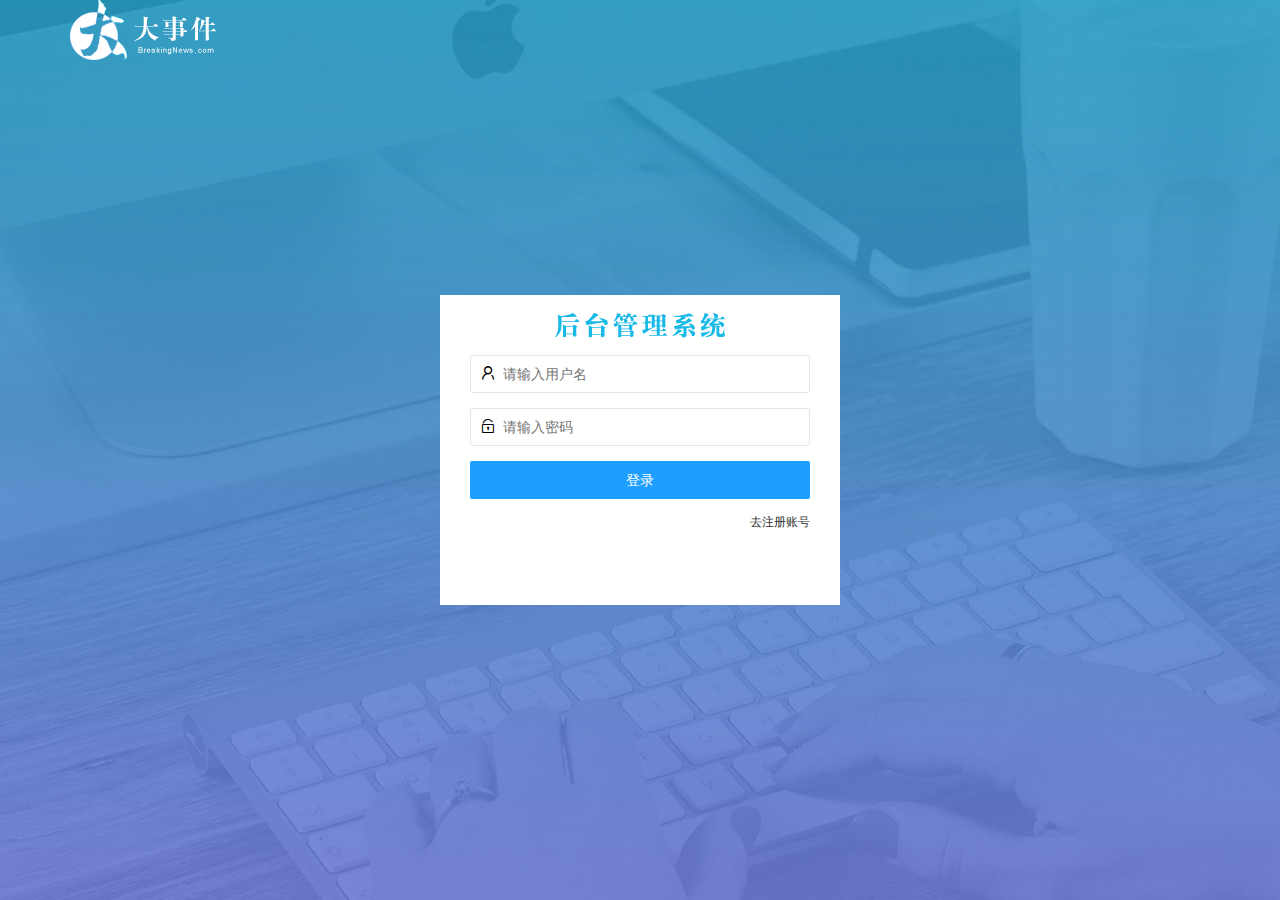
<file: login.html>
<!DOCTYPE html>
<html lang="en">

<head>
  <meta charset="UTF-8">
  <meta http-equiv="X-UA-Compatible" content="IE=edge">
  <meta name="viewport" content="width=device-width, initial-scale=1.0">
  <title>大事件-登录/注册</title>
  <!-- 导入 layui 的样式 -->
  <link rel="stylesheet" href="./assets/lib/layui/css/layui.css">
  <!-- 导入自己的样式表 -->
  <link rel="stylesheet" href="./assets/css/login.css">
</head>

<body>
  <!-- 头部的 logo 区域 -->
  <div class="layui-main">
    <img src="./assets/images/logo.png" alt="">
  </div>

  <!-- 登录注册区域 -->
  <div class="loginAndRegBox">
    <div class="title-box"></div>
    <!-- 登录的div -->
    <div class="login-box">
      <!-- 登录的表单 -->
      <form class="layui-form" id="form_login">
        <!-- 用户名 -->
        <div class="layui-form-item">
          <i class="layui-icon layui-icon-username"></i>
          <input type="text" name="username" required lay-verify="required" placeholder="请输入用户名" autocomplete="off"
            class="layui-input">
        </div>
        <!-- 密码 -->
        <div class="layui-form-item">
          <i class="layui-icon layui-icon-password"></i>
          <input type="password" name="password" required lay-verify="required|pwd" placeholder="请输入密码"
            autocomplete="off" class="layui-input">
        </div>
        <!-- 登录按钮 -->
        <div class="layui-form-item">
          <!-- 注意：表单提交按钮和普通按钮的区别就是有 lay-submit 属性 -->
          <button class="layui-btn layui-btn-fluid layui-btn-normal" lay-submit>登录</button>
        </div>
        <div class="layui-form-item links">
          <a href="javascript:;" id="link_reg">去注册账号</a>
        </div>
      </form>
    </div>

    <!-- 注册的div -->
    <div class="reg-box">
      <!-- 注册的表单 -->
      <form class="layui-form" id="form_reg">
        <!-- 用户名 -->
        <div class="layui-form-item">
          <i class="layui-icon layui-icon-username"></i>
          <input type="text" name="username" required lay-verify="required" placeholder="请输入用户名" autocomplete="off"
            class="layui-input">
        </div>
        <!-- 密码 -->
        <div class="layui-form-item">
          <i class="layui-icon layui-icon-password"></i>
          <input type="password" name="password" required lay-verify="required|pwd" placeholder="请输入密码"
            autocomplete="off" class="layui-input">
        </div>
        <!-- 密码确认框 -->
        <div class="layui-form-item">
          <i class="layui-icon layui-icon-password"></i>
          <input type="password" name="repassword" required lay-verify="required|pwd|repwd" placeholder="再次确认密码"
            autocomplete="off" class="layui-input">
        </div>
        <!-- 注册按钮 -->
        <div class="layui-form-item">
          <!-- 注意：表单提交按钮和普通按钮的区别就是有 lay-submit 属性 -->
          <button class="layui-btn layui-btn-fluid layui-btn-normal" lay-submit>注册</button>
        </div>
        <div class="layui-form-item links">
          <a href="javascript:;" id="link_login">去登录</a>
        </div>
      </form>
    </div>

  </div>

  <!-- 导入 layui 的js -->
  <script src="./assets/lib/layui/layui.all.js"></script>
  <!-- 导入 jquery -->
  <script src="./assets/lib/jquery.js"></script>
  <!-- 导入自己的 JavaScript -->
  <script src="./assets/js/baseAPI.js"></script>
  <!-- 导入自己的 JavaScript -->
  <script src="./assets/js/login.js"></script>
</body>

</html>
</file>
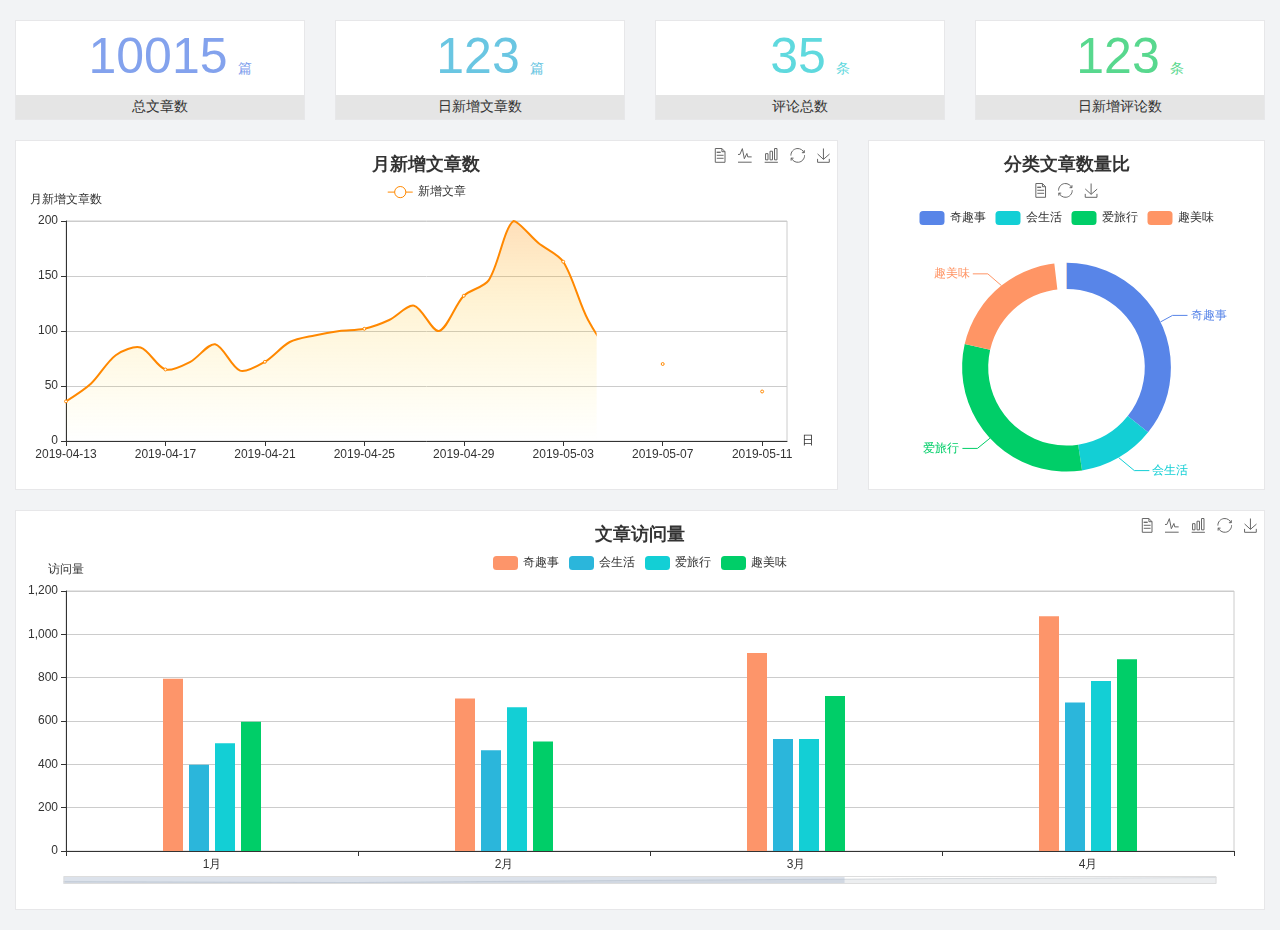
<file: home/dashboard.html>
<!DOCTYPE html>
<html lang="en">

<head>
  <meta charset="UTF-8">
  <meta name="viewport" content="width=device-width, initial-scale=1.0">
  <meta http-equiv="X-UA-Compatible" content="ie=edge">
  <title>图表统计</title>
  <link rel="stylesheet" href="../../assets/lib/bootstrap.css" />
  <link rel="stylesheet" href="../../assets/lib/main.css" />
  <script src="../../assets/lib/jquery.js"></script>
  <script type="text/javascript" src="../../assets/lib/echarts.min.js"></script>
</head>

<body>
  <div class="container-fluid">
    <div class="row spannel_list">
      <div class="col-sm-3 col-xs-6">
        <div class="spannel">
          <em>10015</em><span>篇</span>
          <b>总文章数</b>
        </div>
      </div>
      <div class="col-sm-3 col-xs-6">
        <div class="spannel scolor01">
          <em>123</em><span>篇</span>
          <b>日新增文章数</b>
        </div>
      </div>
      <div class="col-sm-3 col-xs-6">
        <div class="spannel scolor02">
          <em>35</em><span>条</span>
          <b>评论总数</b>
        </div>
      </div>
      <div class="col-sm-3 col-xs-6">
        <div class="spannel scolor03">
          <em>123</em><span>条</span>
          <b>日新增评论数</b>
        </div>
      </div>
    </div>
  </div>

  <div class="container-fluid">
    <div class="row curve-pie">
      <div class="col-lg-8 col-md-8">
        <div class="gragh_pannel" id="curve_show"></div>
      </div>
      <div class="col-lg-4 col-md-4">
        <div class="gragh_pannel" id="pie_show"></div>
      </div>
    </div>
  </div>

  <div class="container-fluid">
    <div class="column_pannel" id="column_show"></div>
  </div>

  <script>
    var oChart = echarts.init(document.getElementById('curve_show'));
    var aList_all = [
      { 'count': 36, 'date': '2019-04-13' },
      { 'count': 52, 'date': '2019-04-14' },
      { 'count': 78, 'date': '2019-04-15' },
      { 'count': 85, 'date': '2019-04-16' },
      { 'count': 65, 'date': '2019-04-17' },
      { 'count': 72, 'date': '2019-04-18' },
      { 'count': 88, 'date': '2019-04-19' },
      { 'count': 64, 'date': '2019-04-20' },
      { 'count': 72, 'date': '2019-04-21' },
      { 'count': 90, 'date': '2019-04-22' },
      { 'count': 96, 'date': '2019-04-23' },
      { 'count': 100, 'date': '2019-04-24' },
      { 'count': 102, 'date': '2019-04-25' },
      { 'count': 110, 'date': '2019-04-26' },
      { 'count': 123, 'date': '2019-04-27' },
      { 'count': 100, 'date': '2019-04-28' },
      { 'count': 132, 'date': '2019-04-29' },
      { 'count': 146, 'date': '2019-04-30' },
      { 'count': 200, 'date': '2019-05-01' },
      { 'count': 180, 'date': '2019-05-02' },
      { 'count': 163, 'date': '2019-05-03' },
      { 'count': 110, 'date': '2019-05-04' },
      { 'count': 80, 'date': '2019-05-05' },
      { 'count': 82, 'date': '2019-05-06' },
      { 'count': 70, 'date': '2019-05-07' },
      { 'count': 65, 'date': '2019-05-08' },
      { 'count': 54, 'date': '2019-05-09' },
      { 'count': 40, 'date': '2019-05-10' },
      { 'count': 45, 'date': '2019-05-11' },
      { 'count': 38, 'date': '2019-05-12' },
    ];

    let aCount = [];
    let aDate = [];

    for (var i = 0; i < aList_all.length; i++) {
      aCount.push(aList_all[i].count);
      aDate.push(aList_all[i].date);
    }

    var chartopt = {
      title: {
        text: '月新增文章数',
        left: 'center',
        top: '10'
      },
      tooltip: {
        trigger: 'axis'
      },
      legend: {
        data: ['新增文章'],
        top: '40'
      },
      toolbox: {
        show: true,
        feature: {
          mark: { show: true },
          dataView: { show: true, readOnly: false },
          magicType: { show: true, type: ['line', 'bar'] },
          restore: { show: true },
          saveAsImage: { show: true }
        }
      },
      calculable: true,
      xAxis: [
        {
          name: '日',
          type: 'category',
          boundaryGap: false,
          data: aDate
        }
      ],
      yAxis: [
        {
          name: '月新增文章数',
          type: 'value'
        }
      ],
      series: [
        {
          name: '新增文章',
          type: 'line',
          smooth: true,
          itemStyle: { normal: { areaStyle: { type: 'default' }, color: '#f80' }, lineStyle: { color: '#f80' } },
          data: aCount
        }],
      areaStyle: {
        normal: {
          color: new echarts.graphic.LinearGradient(0, 0, 0, 1, [{
            offset: 0,
            color: 'rgba(255,136,0,0.39)'
          }, {
            offset: .34,
            color: 'rgba(255,180,0,0.25)'
          }, {
            offset: 1,
            color: 'rgba(255,222,0,0.00)'
          }])

        }
      },
      grid: {
        show: true,
        x: 50,
        x2: 50,
        y: 80,
        height: 220
      }
    };

    oChart.setOption(chartopt);


    var oPie = echarts.init(document.getElementById('pie_show'));
    var oPieopt =
    {
      title: {
        top: 10,
        text: '分类文章数量比',
        x: 'center'
      },
      tooltip: {
        trigger: 'item',
        formatter: "{a} <br/>{b} : {c} ({d}%)"
      },
      color: ['#5885e8', '#13cfd5', '#00ce68', '#ff9565'],
      legend: {
        x: 'center',
        top: 65,
        data: ['奇趣事', '会生活', '爱旅行', '趣美味']
      },
      toolbox: {
        show: true,
        x: 'center',
        top: 35,
        feature: {
          mark: { show: true },
          dataView: { show: true, readOnly: false },
          magicType: {
            show: true,
            type: ['pie', 'funnel'],
            option: {
              funnel: {
                x: '25%',
                width: '50%',
                funnelAlign: 'left',
                max: 1548
              }
            }
          },
          restore: { show: true },
          saveAsImage: { show: true }
        }
      },
      calculable: true,
      series: [
        {
          name: '访问来源',
          type: 'pie',
          radius: ['45%', '60%'],
          center: ['50%', '65%'],
          data: [
            { value: 300, name: '奇趣事' },
            { value: 100, name: '会生活' },
            { value: 260, name: '爱旅行' },
            { value: 180, name: '趣美味' }
          ]
        }
      ]
    };
    oPie.setOption(oPieopt);



    var oColumn = this.echarts.init(document.getElementById('column_show'));
    var oColumnopt =
    {
      title: {
        text: '文章访问量',
        left: 'center',
        top: '10'
      },
      tooltip: {
        trigger: 'axis'
      },
      legend: {
        data: ['奇趣事', '会生活', '爱旅行', '趣美味'],
        top: '40'
      },
      toolbox: {
        show: true,
        feature: {
          mark: { show: true },
          dataView: { show: true, readOnly: false },
          magicType: { show: true, type: ['line', 'bar'] },
          restore: { show: true },
          saveAsImage: { show: true }
        }
      },
      calculable: true,
      xAxis: [
        {
          type: 'category',
          data: ['1月', '2月', '3月', '4月', '5月']
        }
      ],
      yAxis: [
        {
          name: '访问量',
          type: 'value'
        }
      ],
      series: [
        {
          name: '奇趣事',
          type: 'bar',
          barWidth: 20,
          itemStyle: {
            normal: { areaStyle: { type: 'default' }, color: '#fd956a' }
          },
          data: [800, 708, 920, 1090, 1200]
        },
        {
          name: '会生活',
          type: 'bar',
          barWidth: 20,
          itemStyle: {
            normal: { areaStyle: { type: 'default' }, color: '#2bb6db' }
          },
          data: [400, 468, 520, 690, 800]
        },
        {
          name: '爱旅行',
          type: 'bar',
          barWidth: 20,
          itemStyle: {
            normal: { areaStyle: { type: 'default' }, color: '#13cfd5' }
          },
          data: [500, 668, 520, 790, 900]
        },
        {
          name: '趣美味',
          type: 'bar',
          barWidth: 20,
          itemStyle: {
            normal: { areaStyle: { type: 'default' }, color: '#00ce68' }
          },
          data: [600, 508, 720, 890, 1000]
        }
      ],
      grid: {
        show: true,
        x: 50,
        x2: 30,
        y: 80,
        height: 260
      },
      dataZoom: [//给x轴设置滚动条
        {
          start: 0,//默认为0
          end: 100 - 1000 / 31,//默认为100
          type: 'slider',
          show: true,
          xAxisIndex: [0],
          handleSize: 0,//滑动条的 左右2个滑动条的大小
          height: 8,//组件高度
          left: 45, //左边的距离
          right: 50,//右边的距离
          bottom: 26,//右边的距离
          handleColor: '#ddd',//h滑动图标的颜色
          handleStyle: {
            borderColor: "#cacaca",
            borderWidth: "1",
            shadowBlur: 2,
            background: "#ddd",
            shadowColor: "#ddd",
          }
        }]
    };
    oColumn.setOption(oColumnopt);
  </script>
</body>

</html>
</file>
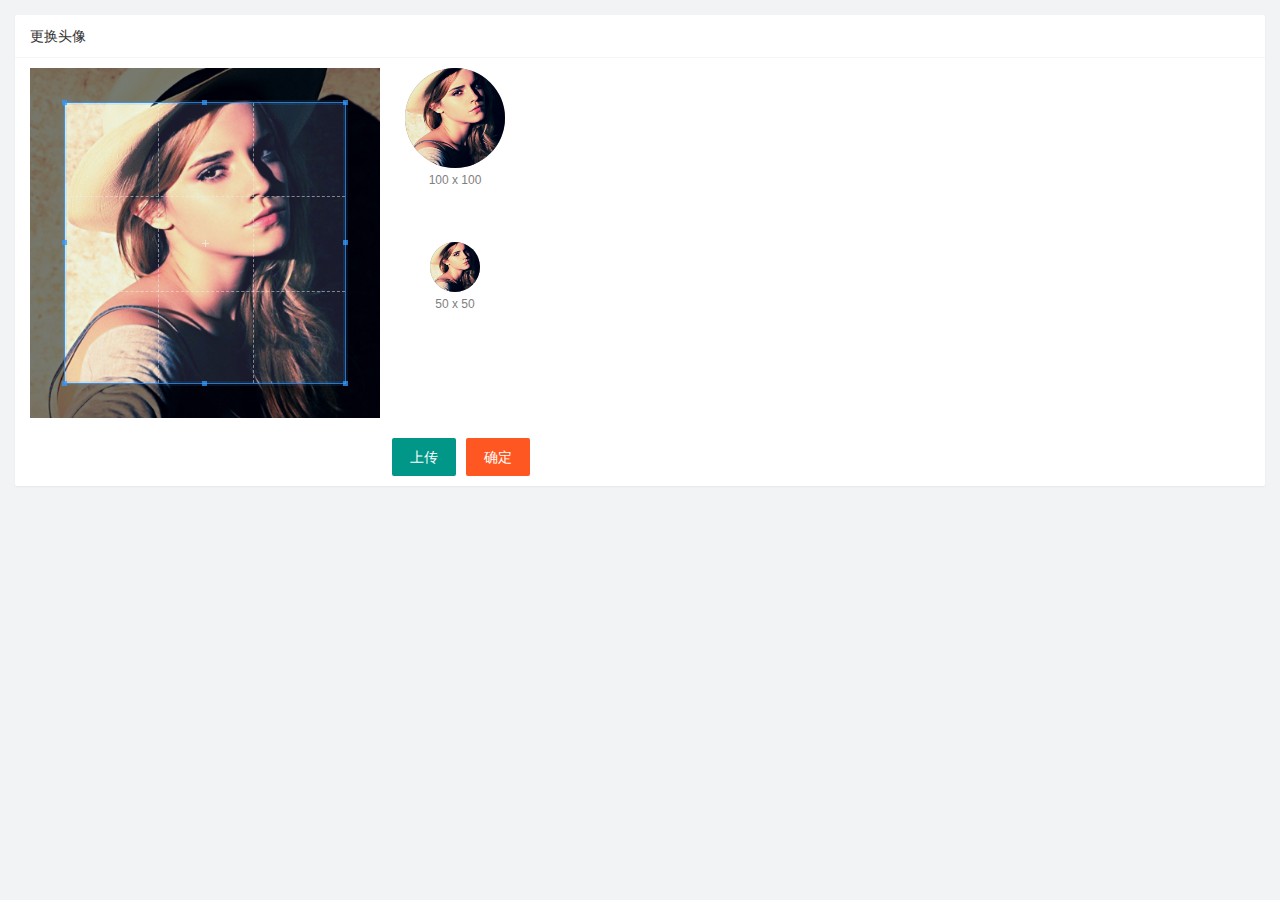
<file: user/user_avatar.html>
<!DOCTYPE html>
<html lang="en">

<head>
  <meta charset="UTF-8">
  <meta http-equiv="X-UA-Compatible" content="IE=edge">
  <meta name="viewport" content="width=device-width, initial-scale=1.0">
  <title>Document</title>
  <link rel="stylesheet" href="../assets/lib/layui/css/layui.css">
  <link rel="stylesheet" href="../assets/lib/cropper/cropper.css">
  <link rel="stylesheet" href="../assets/css/user/user_avatar.css">
</head>

<body>
  <!-- 卡片区域 -->
  <div class="layui-card">
    <div class="layui-card-header">更换头像</div>
    <div class="layui-card-body">
      <!-- 第一行的图片裁剪和预览区域 -->
      <div class="row1">
        <!-- 图片裁剪区域 -->
        <div class="cropper-box">
          <!-- 这个 img 标签很重要，将来会把它初始化为裁剪区域 -->
          <img id="image" src="../assets/images/sample.jpg" />
        </div>
        <!-- 图片的预览区域 -->
        <div class="preview-box">
          <div>
            <!-- 宽高为 100px 的预览区域 -->
            <div class="img-preview w100"></div>
            <p class="size">100 x 100</p>
          </div>
          <div>
            <!-- 宽高为 50px 的预览区域 -->
            <div class="img-preview w50"></div>
            <p class="size">50 x 50</p>
          </div>
        </div>
      </div>
      <!-- 第二行的按钮区域 -->
      <div class="row2">
        <!-- 通过 accept 属性，可以指定，允许用户选择什么类型的文件 -->
        <input type="file" name="" id="file" accept="image/png,image/jpeg">
        <button type="button" class="layui-btn" id="btnChooseImage">上传</button>
        <button type="button" class="layui-btn layui-btn-danger" id="btnUpload">确定</button>
      </div>
    </div>
  </div>

  <script src="../assets/lib/layui/layui.all.js"></script>
  <script src="../assets/lib/jquery.js"></script>
  <script src="../assets/lib/cropper/Cropper.js"></script>
  <script src="../assets/lib/cropper/jquery-cropper.js"></script>
  <script src="../assets/js/baseAPI.js"></script>
  <script src="../assets/js/user/user_avatar.js"></script>
</body>

</html>
</file>
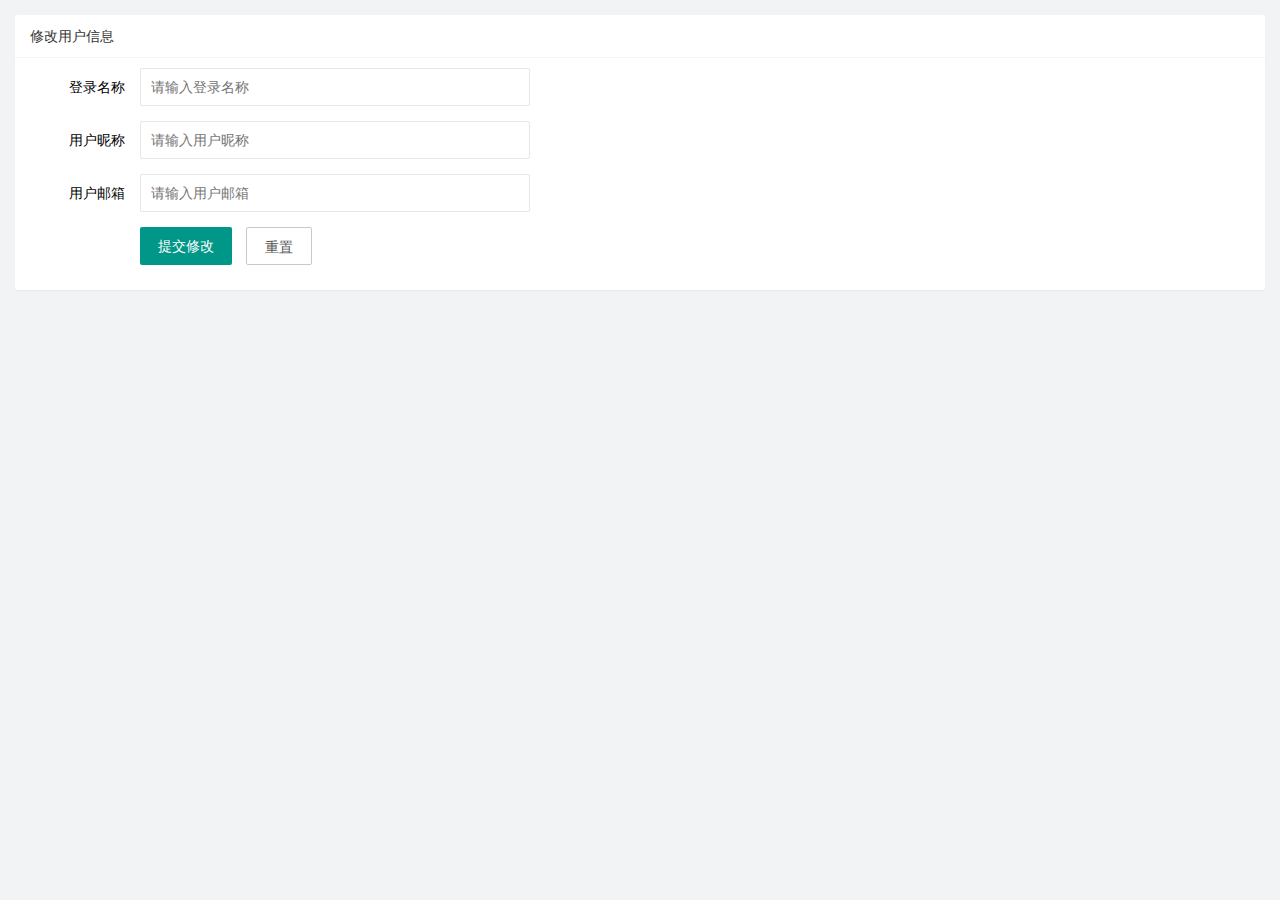
<file: user/user_info.html>
<!DOCTYPE html>
<html lang="en">

<head>
  <meta charset="UTF-8">
  <meta http-equiv="X-UA-Compatible" content="IE=edge">
  <meta name="viewport" content="width=device-width, initial-scale=1.0">
  <title>Document</title>
  <!-- a导入 layui 的样式 -->
  <link rel="stylesheet" href="../assets/lib/layui/css/layui.css">
  <!-- 导入自己的样式 -->
  <link rel="stylesheet" href="../assets/css/user/user_info.css">
</head>

<body>
  <div class="layui-card">
    <div class="layui-card-header">修改用户信息</div>
    <div class="layui-card-body">
      <!-- form 表单区域 -->
      <form class="layui-form" lay-filter="formUserInfo">
        <!-- 这是隐藏域，可以当普通的输入框使用，但是看不见 -->
        <input type="hidden" name="id">

        <div class="layui-form-item">
          <label class="layui-form-label">登录名称</label>
          <div class="layui-input-block">
            <input type="text" name="username" required lay-verify="required|nickname" placeholder="请输入登录名称"
              autocomplete="off" class="layui-input" readonly>
          </div>
        </div>

        <div class="layui-form-item">
          <label class="layui-form-label">用户昵称</label>
          <div class="layui-input-block">
            <input type="text" name="nickname" required lay-verify="required" placeholder="请输入用户昵称" autocomplete="off"
              class="layui-input">
          </div>
        </div>

        <div class="layui-form-item">
          <label class="layui-form-label">用户邮箱</label>
          <div class="layui-input-block">
            <input type="text" name="email" required lay-verify="required|email" placeholder="请输入用户邮箱"
              autocomplete="off" class="layui-input">
          </div>
        </div>

        <div class="layui-form-item">
          <div class="layui-input-block">
            <button class="layui-btn" lay-submit lay-filter="formDemo">提交修改</button>
            <button type="reset" class="layui-btn layui-btn-primary" id="btnReset">重置</button>
          </div>
        </div>
      </form>
    </div>
  </div>

  <!-- 导入 layui 的 js -->
  <script src="../assets/lib/layui/layui.all.js"></script>
  <!-- 导入 jquer -->
  <script src="../assets/lib/jquery.js"></script>
  <!-- 导入自己的 js -->
  <script src="../assets/js/baseAPI.js"></script>
  <script src="../assets/js/user/user_info.js"></script>
</body>

</html>
</file>
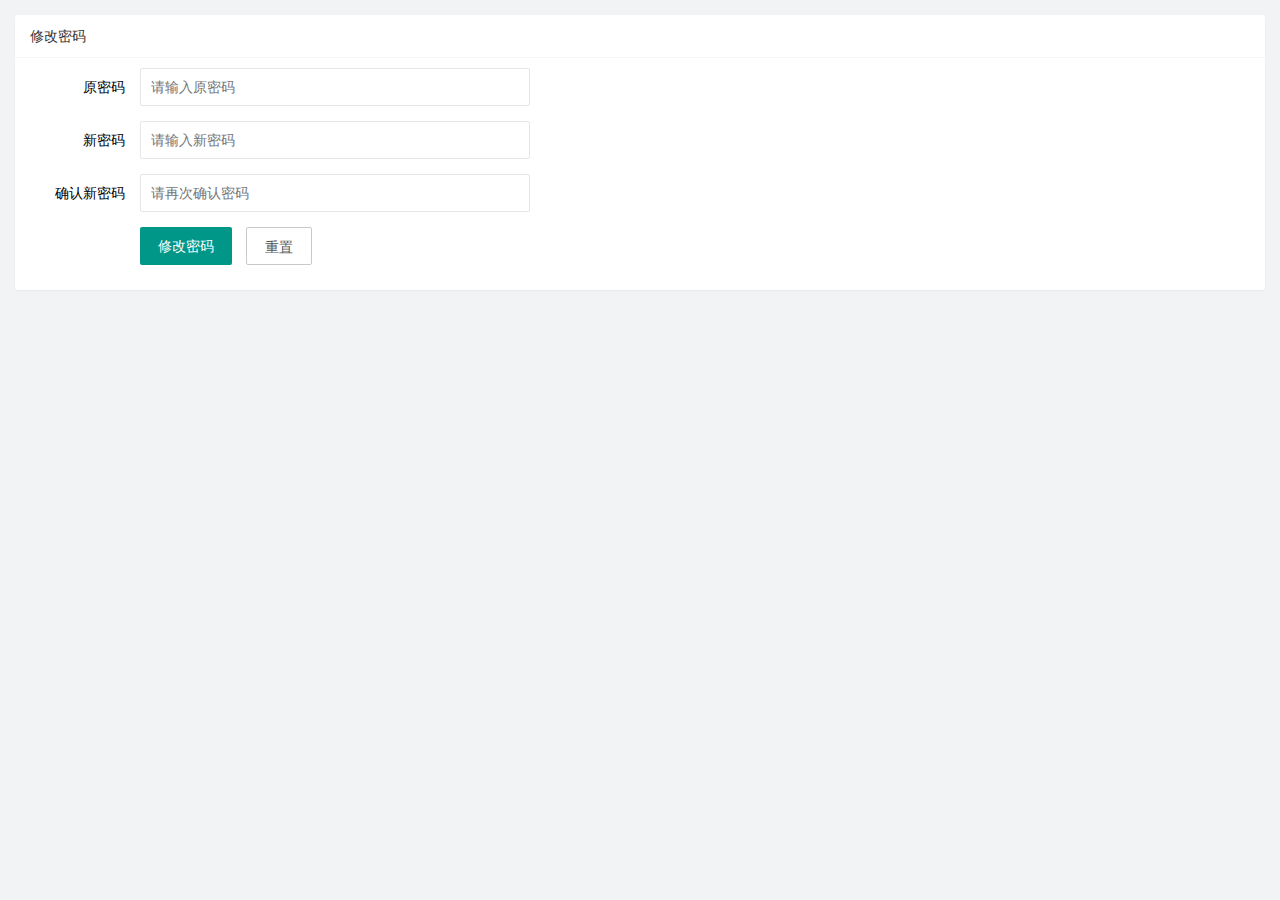
<file: user/user_pwd.html>
<!DOCTYPE html>
<html lang="en">

<head>
  <meta charset="UTF-8">
  <meta http-equiv="X-UA-Compatible" content="IE=edge">
  <meta name="viewport" content="width=device-width, initial-scale=1.0">
  <title>Document</title>
  <link rel="stylesheet" href="../assets/lib/layui/css/layui.css">
  <link rel="stylesheet" href="../assets/css/user/user_pwd.css">
</head>

<body>
  <!-- 卡片区域 -->
  <div class="layui-card">
    <div class="layui-card-header">修改密码</div>
    <div class="layui-card-body">
      <form class="layui-form">
        <div class="layui-form-item">
          <label class="layui-form-label">原密码</label>
          <div class="layui-input-block">
            <input type="password" name="oldPwd" required lay-verify="required|pwd" placeholder="请输入原密码"
              autocomplete="off" class="layui-input">
          </div>
        </div>
        <div class="layui-form-item">
          <label class="layui-form-label">新密码</label>
          <div class="layui-input-block">
            <input type="password" name="newPwd" required lay-verify="required|pwd|samePwd" placeholder="请输入新密码"
              autocomplete="off" class="layui-input">
          </div>
        </div>
        <div class="layui-form-item">
          <label class="layui-form-label">确认新密码</label>
          <div class="layui-input-block">
            <input type="password" name="rePwd" required lay-verify="required|pwd|rePwd" placeholder="请再次确认密码"
              autocomplete="off" class="layui-input">
          </div>
        </div>
        <div class="layui-form-item">
          <div class="layui-input-block">
            <button class="layui-btn" lay-submit lay-filter="formDemo">修改密码</button>
            <button type="reset" class="layui-btn layui-btn-primary">重置</button>
          </div>
        </div>
      </form>
    </div>
  </div>

  <!-- 导入 layui 的 js -->
  <script src="../assets/lib/layui/layui.all.js"></script>
  <!-- 导入 jq -->
  <script src="../assets/lib/jquery.js"></script>
  <!-- 导入自己的 js -->
  <script src="../assets/js/baseAPI.js"></script>
  <script src="../assets/js/user/user_pwd.js"></script>

</body>

</html>
</file>
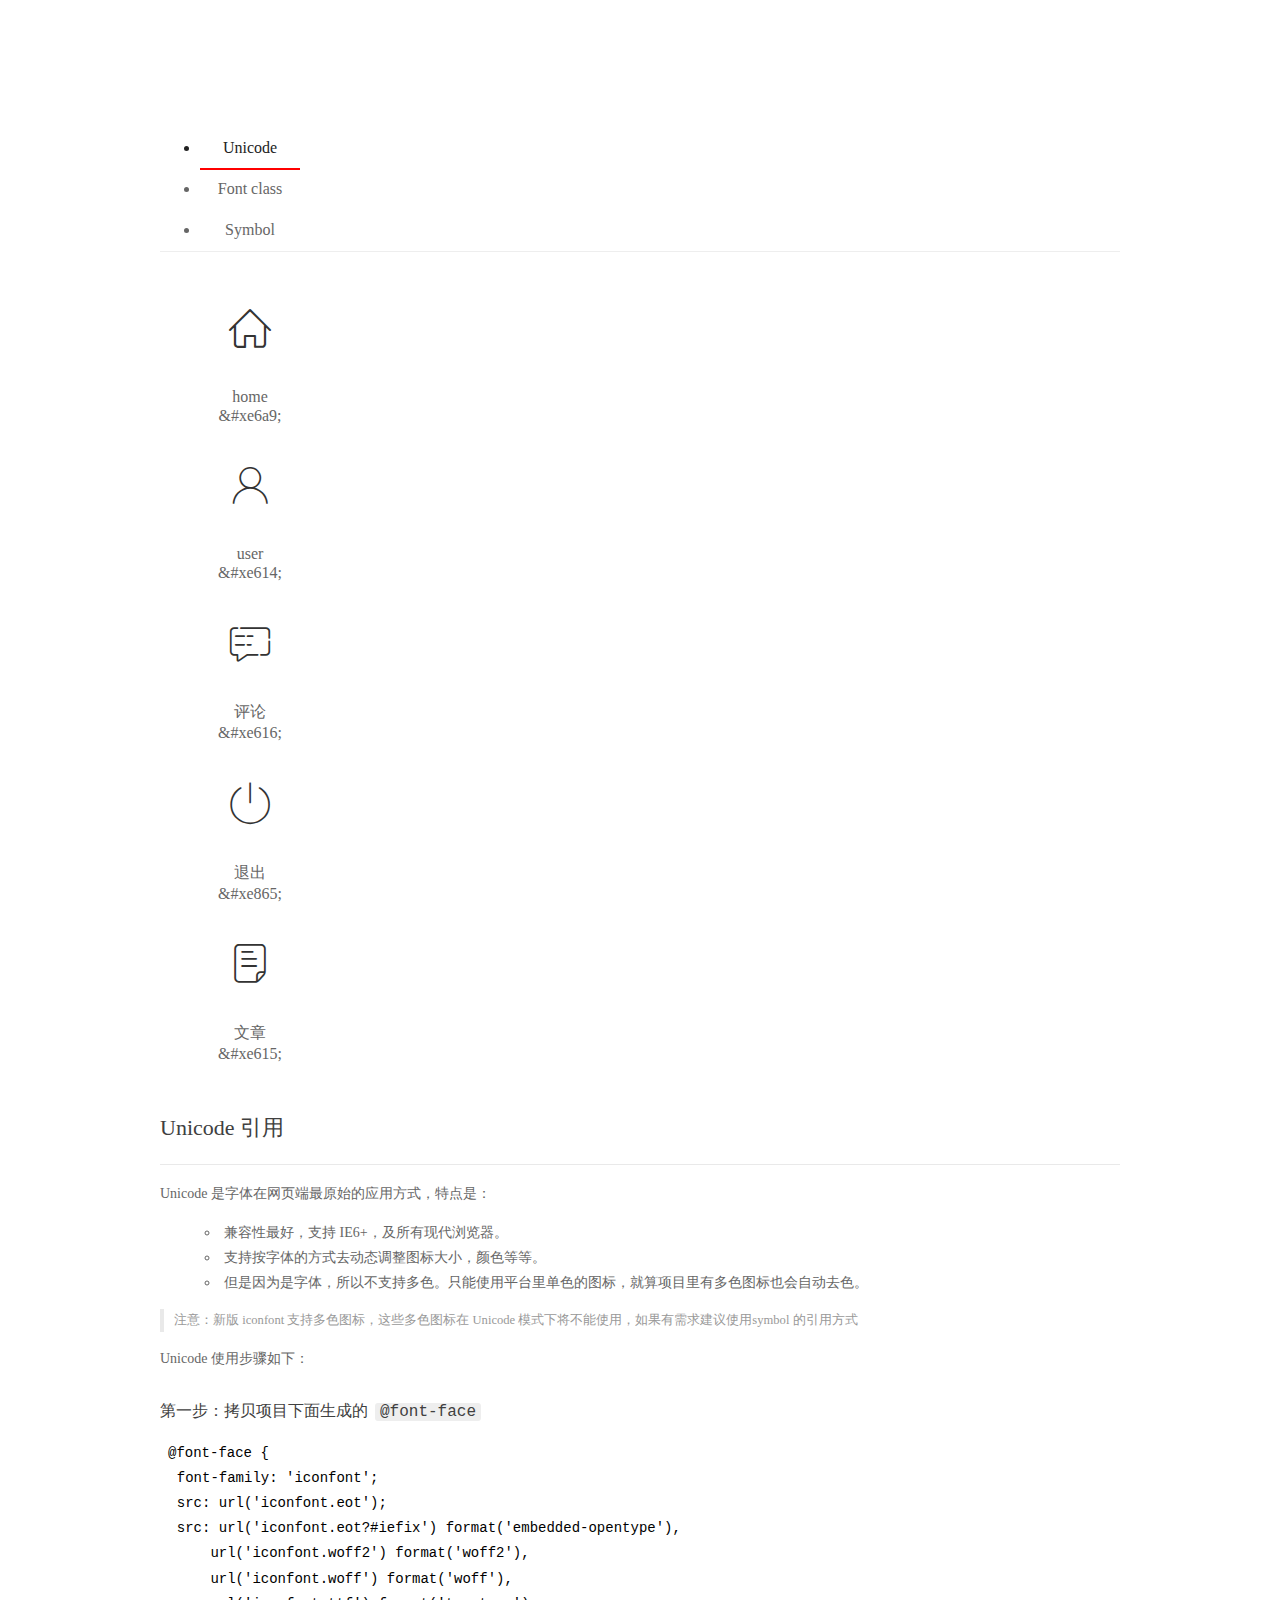
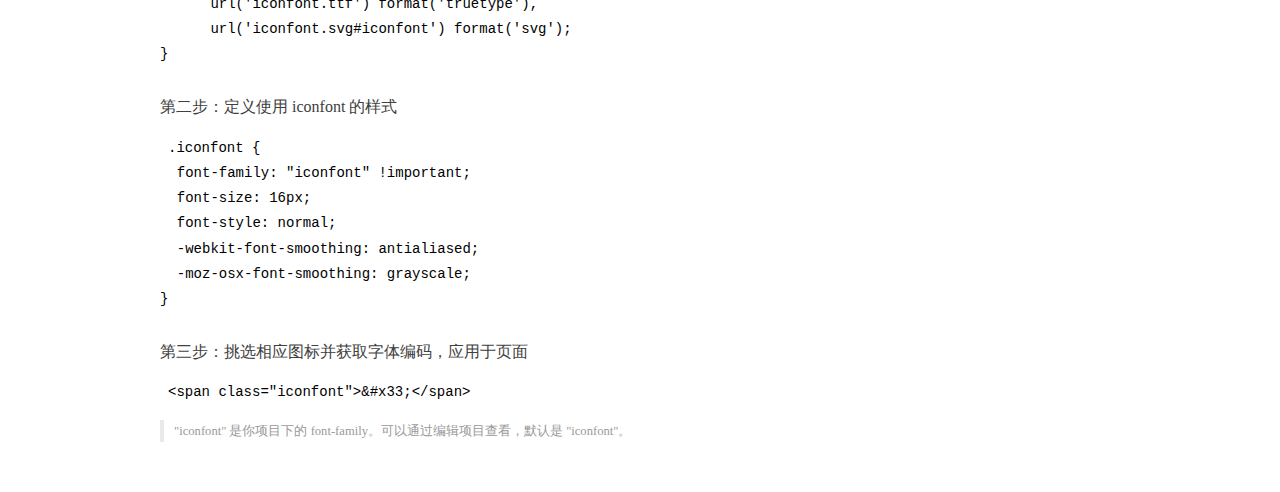
<file: assets/fonts/demo_index.html>
<!DOCTYPE html>
<html>
<head>
  <meta charset="utf-8"/>
  <title>IconFont Demo</title>
  <link rel="shortcut icon" href="https://gtms04.alicdn.com/tps/i4/TB1_oz6GVXXXXaFXpXXJDFnIXXX-64-64.ico" type="image/x-icon"/>
  <link rel="stylesheet" href="https://g.alicdn.com/thx/cube/1.3.2/cube.min.css">
  <link rel="stylesheet" href="demo.css">
  <link rel="stylesheet" href="iconfont.css">
  <script src="iconfont.js"></script>
  <!-- jQuery -->
  <script src="https://a1.alicdn.com/oss/uploads/2018/12/26/7bfddb60-08e8-11e9-9b04-53e73bb6408b.js"></script>
  <!-- 代码高亮 -->
  <script src="https://a1.alicdn.com/oss/uploads/2018/12/26/a3f714d0-08e6-11e9-8a15-ebf944d7534c.js"></script>
</head>
<body>
  <div class="main">
    <h1 class="logo"><a href="https://www.iconfont.cn/" title="iconfont 首页" target="_blank">&#xe86b;</a></h1>
    <div class="nav-tabs">
      <ul id="tabs" class="dib-box">
        <li class="dib active"><span>Unicode</span></li>
        <li class="dib"><span>Font class</span></li>
        <li class="dib"><span>Symbol</span></li>
      </ul>
      
    </div>
    <div class="tab-container">
      <div class="content unicode" style="display: block;">
          <ul class="icon_lists dib-box">
          
            <li class="dib">
              <span class="icon iconfont">&#xe6a9;</span>
                <div class="name">home</div>
                <div class="code-name">&amp;#xe6a9;</div>
              </li>
          
            <li class="dib">
              <span class="icon iconfont">&#xe614;</span>
                <div class="name">user</div>
                <div class="code-name">&amp;#xe614;</div>
              </li>
          
            <li class="dib">
              <span class="icon iconfont">&#xe616;</span>
                <div class="name">评论</div>
                <div class="code-name">&amp;#xe616;</div>
              </li>
          
            <li class="dib">
              <span class="icon iconfont">&#xe865;</span>
                <div class="name">退出</div>
                <div class="code-name">&amp;#xe865;</div>
              </li>
          
            <li class="dib">
              <span class="icon iconfont">&#xe615;</span>
                <div class="name">文章</div>
                <div class="code-name">&amp;#xe615;</div>
              </li>
          
          </ul>
          <div class="article markdown">
          <h2 id="unicode-">Unicode 引用</h2>
          <hr>

          <p>Unicode 是字体在网页端最原始的应用方式，特点是：</p>
          <ul>
            <li>兼容性最好，支持 IE6+，及所有现代浏览器。</li>
            <li>支持按字体的方式去动态调整图标大小，颜色等等。</li>
            <li>但是因为是字体，所以不支持多色。只能使用平台里单色的图标，就算项目里有多色图标也会自动去色。</li>
          </ul>
          <blockquote>
            <p>注意：新版 iconfont 支持多色图标，这些多色图标在 Unicode 模式下将不能使用，如果有需求建议使用symbol 的引用方式</p>
          </blockquote>
          <p>Unicode 使用步骤如下：</p>
          <h3 id="-font-face">第一步：拷贝项目下面生成的 <code>@font-face</code></h3>
<pre><code class="language-css"
>@font-face {
  font-family: 'iconfont';
  src: url('iconfont.eot');
  src: url('iconfont.eot?#iefix') format('embedded-opentype'),
      url('iconfont.woff2') format('woff2'),
      url('iconfont.woff') format('woff'),
      url('iconfont.ttf') format('truetype'),
      url('iconfont.svg#iconfont') format('svg');
}
</code></pre>
          <h3 id="-iconfont-">第二步：定义使用 iconfont 的样式</h3>
<pre><code class="language-css"
>.iconfont {
  font-family: "iconfont" !important;
  font-size: 16px;
  font-style: normal;
  -webkit-font-smoothing: antialiased;
  -moz-osx-font-smoothing: grayscale;
}
</code></pre>
          <h3 id="-">第三步：挑选相应图标并获取字体编码，应用于页面</h3>
<pre>
<code class="language-html"
>&lt;span class="iconfont"&gt;&amp;#x33;&lt;/span&gt;
</code></pre>
          <blockquote>
            <p>"iconfont" 是你项目下的 font-family。可以通过编辑项目查看，默认是 "iconfont"。</p>
          </blockquote>
          </div>
      </div>
      <div class="content font-class">
        <ul class="icon_lists dib-box">
          
          <li class="dib">
            <span class="icon iconfont icon-home"></span>
            <div class="name">
              home
            </div>
            <div class="code-name">.icon-home
            </div>
          </li>
          
          <li class="dib">
            <span class="icon iconfont icon-user"></span>
            <div class="name">
              user
            </div>
            <div class="code-name">.icon-user
            </div>
          </li>
          
          <li class="dib">
            <span class="icon iconfont icon-pinglun"></span>
            <div class="name">
              评论
            </div>
            <div class="code-name">.icon-pinglun
            </div>
          </li>
          
          <li class="dib">
            <span class="icon iconfont icon-tuichu"></span>
            <div class="name">
              退出
            </div>
            <div class="code-name">.icon-tuichu
            </div>
          </li>
          
          <li class="dib">
            <span class="icon iconfont icon-16"></span>
            <div class="name">
              文章
            </div>
            <div class="code-name">.icon-16
            </div>
          </li>
          
        </ul>
        <div class="article markdown">
        <h2 id="font-class-">font-class 引用</h2>
        <hr>

        <p>font-class 是 Unicode 使用方式的一种变种，主要是解决 Unicode 书写不直观，语意不明确的问题。</p>
        <p>与 Unicode 使用方式相比，具有如下特点：</p>
        <ul>
          <li>兼容性良好，支持 IE8+，及所有现代浏览器。</li>
          <li>相比于 Unicode 语意明确，书写更直观。可以很容易分辨这个 icon 是什么。</li>
          <li>因为使用 class 来定义图标，所以当要替换图标时，只需要修改 class 里面的 Unicode 引用。</li>
          <li>不过因为本质上还是使用的字体，所以多色图标还是不支持的。</li>
        </ul>
        <p>使用步骤如下：</p>
        <h3 id="-fontclass-">第一步：引入项目下面生成的 fontclass 代码：</h3>
<pre><code class="language-html">&lt;link rel="stylesheet" href="./iconfont.css"&gt;
</code></pre>
        <h3 id="-">第二步：挑选相应图标并获取类名，应用于页面：</h3>
<pre><code class="language-html">&lt;span class="iconfont icon-xxx"&gt;&lt;/span&gt;
</code></pre>
        <blockquote>
          <p>"
            iconfont" 是你项目下的 font-family。可以通过编辑项目查看，默认是 "iconfont"。</p>
        </blockquote>
      </div>
      </div>
      <div class="content symbol">
          <ul class="icon_lists dib-box">
          
            <li class="dib">
                <svg class="icon svg-icon" aria-hidden="true">
                  <use xlink:href="#icon-home"></use>
                </svg>
                <div class="name">home</div>
                <div class="code-name">#icon-home</div>
            </li>
          
            <li class="dib">
                <svg class="icon svg-icon" aria-hidden="true">
                  <use xlink:href="#icon-user"></use>
                </svg>
                <div class="name">user</div>
                <div class="code-name">#icon-user</div>
            </li>
          
            <li class="dib">
                <svg class="icon svg-icon" aria-hidden="true">
                  <use xlink:href="#icon-pinglun"></use>
                </svg>
                <div class="name">评论</div>
                <div class="code-name">#icon-pinglun</div>
            </li>
          
            <li class="dib">
                <svg class="icon svg-icon" aria-hidden="true">
                  <use xlink:href="#icon-tuichu"></use>
                </svg>
                <div class="name">退出</div>
                <div class="code-name">#icon-tuichu</div>
            </li>
          
            <li class="dib">
                <svg class="icon svg-icon" aria-hidden="true">
                  <use xlink:href="#icon-16"></use>
                </svg>
                <div class="name">文章</div>
                <div class="code-name">#icon-16</div>
            </li>
          
          </ul>
          <div class="article markdown">
          <h2 id="symbol-">Symbol 引用</h2>
          <hr>

          <p>这是一种全新的使用方式，应该说这才是未来的主流，也是平台目前推荐的用法。相关介绍可以参考这篇<a href="">文章</a>
            这种用法其实是做了一个 SVG 的集合，与另外两种相比具有如下特点：</p>
          <ul>
            <li>支持多色图标了，不再受单色限制。</li>
            <li>通过一些技巧，支持像字体那样，通过 <code>font-size</code>, <code>color</code> 来调整样式。</li>
            <li>兼容性较差，支持 IE9+，及现代浏览器。</li>
            <li>浏览器渲染 SVG 的性能一般，还不如 png。</li>
          </ul>
          <p>使用步骤如下：</p>
          <h3 id="-symbol-">第一步：引入项目下面生成的 symbol 代码：</h3>
<pre><code class="language-html">&lt;script src="./iconfont.js"&gt;&lt;/script&gt;
</code></pre>
          <h3 id="-css-">第二步：加入通用 CSS 代码（引入一次就行）：</h3>
<pre><code class="language-html">&lt;style&gt;
.icon {
  width: 1em;
  height: 1em;
  vertical-align: -0.15em;
  fill: currentColor;
  overflow: hidden;
}
&lt;/style&gt;
</code></pre>
          <h3 id="-">第三步：挑选相应图标并获取类名，应用于页面：</h3>
<pre><code class="language-html">&lt;svg class="icon" aria-hidden="true"&gt;
  &lt;use xlink:href="#icon-xxx"&gt;&lt;/use&gt;
&lt;/svg&gt;
</code></pre>
          </div>
      </div>

    </div>
  </div>
  <script>
  $(document).ready(function () {
      $('.tab-container .content:first').show()

      $('#tabs li').click(function (e) {
        var tabContent = $('.tab-container .content')
        var index = $(this).index()

        if ($(this).hasClass('active')) {
          return
        } else {
          $('#tabs li').removeClass('active')
          $(this).addClass('active')

          tabContent.hide().eq(index).fadeIn()
        }
      })
    })
  </script>
</body>
</html>
</file>
<file: assets/lib/layui/css/layui.css>
/** layui-v2.5.5 MIT License By https://www.layui.com */
 .layui-inline,img{display:inline-block;vertical-align:middle}h1,h2,h3,h4,h5,h6{font-weight:400}.layui-edge,.layui-header,.layui-inline,.layui-main{position:relative}.layui-body,.layui-edge,.layui-elip{overflow:hidden}.layui-btn,.layui-edge,.layui-inline,img{vertical-align:middle}.layui-btn,.layui-disabled,.layui-icon,.layui-unselect{-moz-user-select:none;-webkit-user-select:none;-ms-user-select:none}.layui-elip,.layui-form-checkbox span,.layui-form-pane .layui-form-label{text-overflow:ellipsis;white-space:nowrap}.layui-breadcrumb,.layui-tree-btnGroup{visibility:hidden}blockquote,body,button,dd,div,dl,dt,form,h1,h2,h3,h4,h5,h6,input,li,ol,p,pre,td,textarea,th,ul{margin:0;padding:0;-webkit-tap-highlight-color:rgba(0,0,0,0)}a:active,a:hover{outline:0}img{border:none}li{list-style:none}table{border-collapse:collapse;border-spacing:0}h4,h5,h6{font-size:100%}button,input,optgroup,option,select,textarea{font-family:inherit;font-size:inherit;font-style:inherit;font-weight:inherit;outline:0}pre{white-space:pre-wrap;white-space:-moz-pre-wrap;white-space:-pre-wrap;white-space:-o-pre-wrap;word-wrap:break-word}body{line-height:24px;font:14px Helvetica Neue,Helvetica,PingFang SC,Tahoma,Arial,sans-serif}hr{height:1px;margin:10px 0;border:0;clear:both}a{color:#333;text-decoration:none}a:hover{color:#777}a cite{font-style:normal;*cursor:pointer}.layui-border-box,.layui-border-box *{box-sizing:border-box}.layui-box,.layui-box *{box-sizing:content-box}.layui-clear{clear:both;*zoom:1}.layui-clear:after{content:'\20';clear:both;*zoom:1;display:block;height:0}.layui-inline{*display:inline;*zoom:1}.layui-edge{display:inline-block;width:0;height:0;border-width:6px;border-style:dashed;border-color:transparent}.layui-edge-top{top:-4px;border-bottom-color:#999;border-bottom-style:solid}.layui-edge-right{border-left-color:#999;border-left-style:solid}.layui-edge-bottom{top:2px;border-top-color:#999;border-top-style:solid}.layui-edge-left{border-right-color:#999;border-right-style:solid}.layui-disabled,.layui-disabled:hover{color:#d2d2d2!important;cursor:not-allowed!important}.layui-circle{border-radius:100%}.layui-show{display:block!important}.layui-hide{display:none!important}@font-face{font-family:layui-icon;src:url(../font/iconfont.eot?v=250);src:url(../font/iconfont.eot?v=250#iefix) format('embedded-opentype'),url(../font/iconfont.woff2?v=250) format('woff2'),url(../font/iconfont.woff?v=250) format('woff'),url(../font/iconfont.ttf?v=250) format('truetype'),url(../font/iconfont.svg?v=250#layui-icon) format('svg')}.layui-icon{font-family:layui-icon!important;font-size:16px;font-style:normal;-webkit-font-smoothing:antialiased;-moz-osx-font-smoothing:grayscale}.layui-icon-reply-fill:before{content:"\e611"}.layui-icon-set-fill:before{content:"\e614"}.layui-icon-menu-fill:before{content:"\e60f"}.layui-icon-search:before{content:"\e615"}.layui-icon-share:before{content:"\e641"}.layui-icon-set-sm:before{content:"\e620"}.layui-icon-engine:before{content:"\e628"}.layui-icon-close:before{content:"\1006"}.layui-icon-close-fill:before{content:"\1007"}.layui-icon-chart-screen:before{content:"\e629"}.layui-icon-star:before{content:"\e600"}.layui-icon-circle-dot:before{content:"\e617"}.layui-icon-chat:before{content:"\e606"}.layui-icon-release:before{content:"\e609"}.layui-icon-list:before{content:"\e60a"}.layui-icon-chart:before{content:"\e62c"}.layui-icon-ok-circle:before{content:"\1005"}.layui-icon-layim-theme:before{content:"\e61b"}.layui-icon-table:before{content:"\e62d"}.layui-icon-right:before{content:"\e602"}.layui-icon-left:before{content:"\e603"}.layui-icon-cart-simple:before{content:"\e698"}.layui-icon-face-cry:before{content:"\e69c"}.layui-icon-face-smile:before{content:"\e6af"}.layui-icon-survey:before{content:"\e6b2"}.layui-icon-tree:before{content:"\e62e"}.layui-icon-upload-circle:before{content:"\e62f"}.layui-icon-add-circle:before{content:"\e61f"}.layui-icon-download-circle:before{content:"\e601"}.layui-icon-templeate-1:before{content:"\e630"}.layui-icon-util:before{content:"\e631"}.layui-icon-face-surprised:before{content:"\e664"}.layui-icon-edit:before{content:"\e642"}.layui-icon-speaker:before{content:"\e645"}.layui-icon-down:before{content:"\e61a"}.layui-icon-file:before{content:"\e621"}.layui-icon-layouts:before{content:"\e632"}.layui-icon-rate-half:before{content:"\e6c9"}.layui-icon-add-circle-fine:before{content:"\e608"}.layui-icon-prev-circle:before{content:"\e633"}.layui-icon-read:before{content:"\e705"}.layui-icon-404:before{content:"\e61c"}.layui-icon-carousel:before{content:"\e634"}.layui-icon-help:before{content:"\e607"}.layui-icon-code-circle:before{content:"\e635"}.layui-icon-water:before{content:"\e636"}.layui-icon-username:before{content:"\e66f"}.layui-icon-find-fill:before{content:"\e670"}.layui-icon-about:before{content:"\e60b"}.layui-icon-location:before{content:"\e715"}.layui-icon-up:before{content:"\e619"}.layui-icon-pause:before{content:"\e651"}.layui-icon-date:before{content:"\e637"}.layui-icon-layim-uploadfile:before{content:"\e61d"}.layui-icon-delete:before{content:"\e640"}.layui-icon-play:before{content:"\e652"}.layui-icon-top:before{content:"\e604"}.layui-icon-friends:before{content:"\e612"}.layui-icon-refresh-3:before{content:"\e9aa"}.layui-icon-ok:before{content:"\e605"}.layui-icon-layer:before{content:"\e638"}.layui-icon-face-smile-fine:before{content:"\e60c"}.layui-icon-dollar:before{content:"\e659"}.layui-icon-group:before{content:"\e613"}.layui-icon-layim-download:before{content:"\e61e"}.layui-icon-picture-fine:before{content:"\e60d"}.layui-icon-link:before{content:"\e64c"}.layui-icon-diamond:before{content:"\e735"}.layui-icon-log:before{content:"\e60e"}.layui-icon-rate-solid:before{content:"\e67a"}.layui-icon-fonts-del:before{content:"\e64f"}.layui-icon-unlink:before{content:"\e64d"}.layui-icon-fonts-clear:before{content:"\e639"}.layui-icon-triangle-r:before{content:"\e623"}.layui-icon-circle:before{content:"\e63f"}.layui-icon-radio:before{content:"\e643"}.layui-icon-align-center:before{content:"\e647"}.layui-icon-align-right:before{content:"\e648"}.layui-icon-align-left:before{content:"\e649"}.layui-icon-loading-1:before{content:"\e63e"}.layui-icon-return:before{content:"\e65c"}.layui-icon-fonts-strong:before{content:"\e62b"}.layui-icon-upload:before{content:"\e67c"}.layui-icon-dialogue:before{content:"\e63a"}.layui-icon-video:before{content:"\e6ed"}.layui-icon-headset:before{content:"\e6fc"}.layui-icon-cellphone-fine:before{content:"\e63b"}.layui-icon-add-1:before{content:"\e654"}.layui-icon-face-smile-b:before{content:"\e650"}.layui-icon-fonts-html:before{content:"\e64b"}.layui-icon-form:before{content:"\e63c"}.layui-icon-cart:before{content:"\e657"}.layui-icon-camera-fill:before{content:"\e65d"}.layui-icon-tabs:before{content:"\e62a"}.layui-icon-fonts-code:before{content:"\e64e"}.layui-icon-fire:before{content:"\e756"}.layui-icon-set:before{content:"\e716"}.layui-icon-fonts-u:before{content:"\e646"}.layui-icon-triangle-d:before{content:"\e625"}.layui-icon-tips:before{content:"\e702"}.layui-icon-picture:before{content:"\e64a"}.layui-icon-more-vertical:before{content:"\e671"}.layui-icon-flag:before{content:"\e66c"}.layui-icon-loading:before{content:"\e63d"}.layui-icon-fonts-i:before{content:"\e644"}.layui-icon-refresh-1:before{content:"\e666"}.layui-icon-rmb:before{content:"\e65e"}.layui-icon-home:before{content:"\e68e"}.layui-icon-user:before{content:"\e770"}.layui-icon-notice:before{content:"\e667"}.layui-icon-login-weibo:before{content:"\e675"}.layui-icon-voice:before{content:"\e688"}.layui-icon-upload-drag:before{content:"\e681"}.layui-icon-login-qq:before{content:"\e676"}.layui-icon-snowflake:before{content:"\e6b1"}.layui-icon-file-b:before{content:"\e655"}.layui-icon-template:before{content:"\e663"}.layui-icon-auz:before{content:"\e672"}.layui-icon-console:before{content:"\e665"}.layui-icon-app:before{content:"\e653"}.layui-icon-prev:before{content:"\e65a"}.layui-icon-website:before{content:"\e7ae"}.layui-icon-next:before{content:"\e65b"}.layui-icon-component:before{content:"\e857"}.layui-icon-more:before{content:"\e65f"}.layui-icon-login-wechat:before{content:"\e677"}.layui-icon-shrink-right:before{content:"\e668"}.layui-icon-spread-left:before{content:"\e66b"}.layui-icon-camera:before{content:"\e660"}.layui-icon-note:before{content:"\e66e"}.layui-icon-refresh:before{content:"\e669"}.layui-icon-female:before{content:"\e661"}.layui-icon-male:before{content:"\e662"}.layui-icon-password:before{content:"\e673"}.layui-icon-senior:before{content:"\e674"}.layui-icon-theme:before{content:"\e66a"}.layui-icon-tread:before{content:"\e6c5"}.layui-icon-praise:before{content:"\e6c6"}.layui-icon-star-fill:before{content:"\e658"}.layui-icon-rate:before{content:"\e67b"}.layui-icon-template-1:before{content:"\e656"}.layui-icon-vercode:before{content:"\e679"}.layui-icon-cellphone:before{content:"\e678"}.layui-icon-screen-full:before{content:"\e622"}.layui-icon-screen-restore:before{content:"\e758"}.layui-icon-cols:before{content:"\e610"}.layui-icon-export:before{content:"\e67d"}.layui-icon-print:before{content:"\e66d"}.layui-icon-slider:before{content:"\e714"}.layui-icon-addition:before{content:"\e624"}.layui-icon-subtraction:before{content:"\e67e"}.layui-icon-service:before{content:"\e626"}.layui-icon-transfer:before{content:"\e691"}.layui-main{width:1140px;margin:0 auto}.layui-header{z-index:1000;height:60px}.layui-header a:hover{transition:all .5s;-webkit-transition:all .5s}.layui-side{position:fixed;left:0;top:0;bottom:0;z-index:999;width:200px;overflow-x:hidden}.layui-side-scroll{position:relative;width:220px;height:100%;overflow-x:hidden}.layui-body{position:absolute;left:200px;right:0;top:0;bottom:0;z-index:998;width:auto;overflow-y:auto;box-sizing:border-box}.layui-layout-body{overflow:hidden}.layui-layout-admin .layui-header{background-color:#23262E}.layui-layout-admin .layui-side{top:60px;width:200px;overflow-x:hidden}.layui-layout-admin .layui-body{position:fixed;top:60px;bottom:44px}.layui-layout-admin .layui-main{width:auto;margin:0 15px}.layui-layout-admin .layui-footer{position:fixed;left:200px;right:0;bottom:0;height:44px;line-height:44px;padding:0 15px;background-color:#eee}.layui-layout-admin .layui-logo{position:absolute;left:0;top:0;width:200px;height:100%;line-height:60px;text-align:center;color:#009688;font-size:16px}.layui-layout-admin .layui-header .layui-nav{background:0 0}.layui-layout-left{position:absolute!important;left:200px;top:0}.layui-layout-right{position:absolute!important;right:0;top:0}.layui-container{position:relative;margin:0 auto;padding:0 15px;box-sizing:border-box}.layui-fluid{position:relative;margin:0 auto;padding:0 15px}.layui-row:after,.layui-row:before{content:'';display:block;clear:both}.layui-col-lg1,.layui-col-lg10,.layui-col-lg11,.layui-col-lg12,.layui-col-lg2,.layui-col-lg3,.layui-col-lg4,.layui-col-lg5,.layui-col-lg6,.layui-col-lg7,.layui-col-lg8,.layui-col-lg9,.layui-col-md1,.layui-col-md10,.layui-col-md11,.layui-col-md12,.layui-col-md2,.layui-col-md3,.layui-col-md4,.layui-col-md5,.layui-col-md6,.layui-col-md7,.layui-col-md8,.layui-col-md9,.layui-col-sm1,.layui-col-sm10,.layui-col-sm11,.layui-col-sm12,.layui-col-sm2,.layui-col-sm3,.layui-col-sm4,.layui-col-sm5,.layui-col-sm6,.layui-col-sm7,.layui-col-sm8,.layui-col-sm9,.layui-col-xs1,.layui-col-xs10,.layui-col-xs11,.layui-col-xs12,.layui-col-xs2,.layui-col-xs3,.layui-col-xs4,.layui-col-xs5,.layui-col-xs6,.layui-col-xs7,.layui-col-xs8,.layui-col-xs9{position:relative;display:block;box-sizing:border-box}.layui-col-xs1,.layui-col-xs10,.layui-col-xs11,.layui-col-xs12,.layui-col-xs2,.layui-col-xs3,.layui-col-xs4,.layui-col-xs5,.layui-col-xs6,.layui-col-xs7,.layui-col-xs8,.layui-col-xs9{float:left}.layui-col-xs1{width:8.33333333%}.layui-col-xs2{width:16.66666667%}.layui-col-xs3{width:25%}.layui-col-xs4{width:33.33333333%}.layui-col-xs5{width:41.66666667%}.layui-col-xs6{width:50%}.layui-col-xs7{width:58.33333333%}.layui-col-xs8{width:66.66666667%}.layui-col-xs9{width:75%}.layui-col-xs10{width:83.33333333%}.layui-col-xs11{width:91.66666667%}.layui-col-xs12{width:100%}.layui-col-xs-offset1{margin-left:8.33333333%}.layui-col-xs-offset2{margin-left:16.66666667%}.layui-col-xs-offset3{margin-left:25%}.layui-col-xs-offset4{margin-left:33.33333333%}.layui-col-xs-offset5{margin-left:41.66666667%}.layui-col-xs-offset6{margin-left:50%}.layui-col-xs-offset7{margin-left:58.33333333%}.layui-col-xs-offset8{margin-left:66.66666667%}.layui-col-xs-offset9{margin-left:75%}.layui-col-xs-offset10{margin-left:83.33333333%}.layui-col-xs-offset11{margin-left:91.66666667%}.layui-col-xs-offset12{margin-left:100%}@media screen and (max-width:768px){.layui-hide-xs{display:none!important}.layui-show-xs-block{display:block!important}.layui-show-xs-inline{display:inline!important}.layui-show-xs-inline-block{display:inline-block!important}}@media screen and (min-width:768px){.layui-container{width:750px}.layui-hide-sm{display:none!important}.layui-show-sm-block{display:block!important}.layui-show-sm-inline{display:inline!important}.layui-show-sm-inline-block{display:inline-block!important}.layui-col-sm1,.layui-col-sm10,.layui-col-sm11,.layui-col-sm12,.layui-col-sm2,.layui-col-sm3,.layui-col-sm4,.layui-col-sm5,.layui-col-sm6,.layui-col-sm7,.layui-col-sm8,.layui-col-sm9{float:left}.layui-col-sm1{width:8.33333333%}.layui-col-sm2{width:16.66666667%}.layui-col-sm3{width:25%}.layui-col-sm4{width:33.33333333%}.layui-col-sm5{width:41.66666667%}.layui-col-sm6{width:50%}.layui-col-sm7{width:58.33333333%}.layui-col-sm8{width:66.66666667%}.layui-col-sm9{width:75%}.layui-col-sm10{width:83.33333333%}.layui-col-sm11{width:91.66666667%}.layui-col-sm12{width:100%}.layui-col-sm-offset1{margin-left:8.33333333%}.layui-col-sm-offset2{margin-left:16.66666667%}.layui-col-sm-offset3{margin-left:25%}.layui-col-sm-offset4{margin-left:33.33333333%}.layui-col-sm-offset5{margin-left:41.66666667%}.layui-col-sm-offset6{margin-left:50%}.layui-col-sm-offset7{margin-left:58.33333333%}.layui-col-sm-offset8{margin-left:66.66666667%}.layui-col-sm-offset9{margin-left:75%}.layui-col-sm-offset10{margin-left:83.33333333%}.layui-col-sm-offset11{margin-left:91.66666667%}.layui-col-sm-offset12{margin-left:100%}}@media screen and (min-width:992px){.layui-container{width:970px}.layui-hide-md{display:none!important}.layui-show-md-block{display:block!important}.layui-show-md-inline{display:inline!important}.layui-show-md-inline-block{display:inline-block!important}.layui-col-md1,.layui-col-md10,.layui-col-md11,.layui-col-md12,.layui-col-md2,.layui-col-md3,.layui-col-md4,.layui-col-md5,.layui-col-md6,.layui-col-md7,.layui-col-md8,.layui-col-md9{float:left}.layui-col-md1{width:8.33333333%}.layui-col-md2{width:16.66666667%}.layui-col-md3{width:25%}.layui-col-md4{width:33.33333333%}.layui-col-md5{width:41.66666667%}.layui-col-md6{width:50%}.layui-col-md7{width:58.33333333%}.layui-col-md8{width:66.66666667%}.layui-col-md9{width:75%}.layui-col-md10{width:83.33333333%}.layui-col-md11{width:91.66666667%}.layui-col-md12{width:100%}.layui-col-md-offset1{margin-left:8.33333333%}.layui-col-md-offset2{margin-left:16.66666667%}.layui-col-md-offset3{margin-left:25%}.layui-col-md-offset4{margin-left:33.33333333%}.layui-col-md-offset5{margin-left:41.66666667%}.layui-col-md-offset6{margin-left:50%}.layui-col-md-offset7{margin-left:58.33333333%}.layui-col-md-offset8{margin-left:66.66666667%}.layui-col-md-offset9{margin-left:75%}.layui-col-md-offset10{margin-left:83.33333333%}.layui-col-md-offset11{margin-left:91.66666667%}.layui-col-md-offset12{margin-left:100%}}@media screen and (min-width:1200px){.layui-container{width:1170px}.layui-hide-lg{display:none!important}.layui-show-lg-block{display:block!important}.layui-show-lg-inline{display:inline!important}.layui-show-lg-inline-block{display:inline-block!important}.layui-col-lg1,.layui-col-lg10,.layui-col-lg11,.layui-col-lg12,.layui-col-lg2,.layui-col-lg3,.layui-col-lg4,.layui-col-lg5,.layui-col-lg6,.layui-col-lg7,.layui-col-lg8,.layui-col-lg9{float:left}.layui-col-lg1{width:8.33333333%}.layui-col-lg2{width:16.66666667%}.layui-col-lg3{width:25%}.layui-col-lg4{width:33.33333333%}.layui-col-lg5{width:41.66666667%}.layui-col-lg6{width:50%}.layui-col-lg7{width:58.33333333%}.layui-col-lg8{width:66.66666667%}.layui-col-lg9{width:75%}.layui-col-lg10{width:83.33333333%}.layui-col-lg11{width:91.66666667%}.layui-col-lg12{width:100%}.layui-col-lg-offset1{margin-left:8.33333333%}.layui-col-lg-offset2{margin-left:16.66666667%}.layui-col-lg-offset3{margin-left:25%}.layui-col-lg-offset4{margin-left:33.33333333%}.layui-col-lg-offset5{margin-left:41.66666667%}.layui-col-lg-offset6{margin-left:50%}.layui-col-lg-offset7{margin-left:58.33333333%}.layui-col-lg-offset8{margin-left:66.66666667%}.layui-col-lg-offset9{margin-left:75%}.layui-col-lg-offset10{margin-left:83.33333333%}.layui-col-lg-offset11{margin-left:91.66666667%}.layui-col-lg-offset12{margin-left:100%}}.layui-col-space1{margin:-.5px}.layui-col-space1>*{padding:.5px}.layui-col-space3{margin:-1.5px}.layui-col-space3>*{padding:1.5px}.layui-col-space5{margin:-2.5px}.layui-col-space5>*{padding:2.5px}.layui-col-space8{margin:-3.5px}.layui-col-space8>*{padding:3.5px}.layui-col-space10{margin:-5px}.layui-col-space10>*{padding:5px}.layui-col-space12{margin:-6px}.layui-col-space12>*{padding:6px}.layui-col-space15{margin:-7.5px}.layui-col-space15>*{padding:7.5px}.layui-col-space18{margin:-9px}.layui-col-space18>*{padding:9px}.layui-col-space20{margin:-10px}.layui-col-space20>*{padding:10px}.layui-col-space22{margin:-11px}.layui-col-space22>*{padding:11px}.layui-col-space25{margin:-12.5px}.layui-col-space25>*{padding:12.5px}.layui-col-space30{margin:-15px}.layui-col-space30>*{padding:15px}.layui-btn,.layui-input,.layui-select,.layui-textarea,.layui-upload-button{outline:0;-webkit-appearance:none;transition:all .3s;-webkit-transition:all .3s;box-sizing:border-box}.layui-elem-quote{margin-bottom:10px;padding:15px;line-height:22px;border-left:5px solid #009688;border-radius:0 2px 2px 0;background-color:#f2f2f2}.layui-quote-nm{border-style:solid;border-width:1px 1px 1px 5px;background:0 0}.layui-elem-field{margin-bottom:10px;padding:0;border-width:1px;border-style:solid}.layui-elem-field legend{margin-left:20px;padding:0 10px;font-size:20px;font-weight:300}.layui-field-title{margin:10px 0 20px;border-width:1px 0 0}.layui-field-box{padding:10px 15px}.layui-field-title .layui-field-box{padding:10px 0}.layui-progress{position:relative;height:6px;border-radius:20px;background-color:#e2e2e2}.layui-progress-bar{position:absolute;left:0;top:0;width:0;max-width:100%;height:6px;border-radius:20px;text-align:right;background-color:#5FB878;transition:all .3s;-webkit-transition:all .3s}.layui-progress-big,.layui-progress-big .layui-progress-bar{height:18px;line-height:18px}.layui-progress-text{position:relative;top:-20px;line-height:18px;font-size:12px;color:#666}.layui-progress-big .layui-progress-text{position:static;padding:0 10px;color:#fff}.layui-collapse{border-width:1px;border-style:solid;border-radius:2px}.layui-colla-content,.layui-colla-item{border-top-width:1px;border-top-style:solid}.layui-colla-item:first-child{border-top:none}.layui-colla-title{position:relative;height:42px;line-height:42px;padding:0 15px 0 35px;color:#333;background-color:#f2f2f2;cursor:pointer;font-size:14px;overflow:hidden}.layui-colla-content{display:none;padding:10px 15px;line-height:22px;color:#666}.layui-colla-icon{position:absolute;left:15px;top:0;font-size:14px}.layui-card{margin-bottom:15px;border-radius:2px;background-color:#fff;box-shadow:0 1px 2px 0 rgba(0,0,0,.05)}.layui-card:last-child{margin-bottom:0}.layui-card-header{position:relative;height:42px;line-height:42px;padding:0 15px;border-bottom:1px solid #f6f6f6;color:#333;border-radius:2px 2px 0 0;font-size:14px}.layui-bg-black,.layui-bg-blue,.layui-bg-cyan,.layui-bg-green,.layui-bg-orange,.layui-bg-red{color:#fff!important}.layui-card-body{position:relative;padding:10px 15px;line-height:24px}.layui-card-body[pad15]{padding:15px}.layui-card-body[pad20]{padding:20px}.layui-card-body .layui-table{margin:5px 0}.layui-card .layui-tab{margin:0}.layui-panel-window{position:relative;padding:15px;border-radius:0;border-top:5px solid #E6E6E6;background-color:#fff}.layui-auxiliar-moving{position:fixed;left:0;right:0;top:0;bottom:0;width:100%;height:100%;background:0 0;z-index:9999999999}.layui-form-label,.layui-form-mid,.layui-form-select,.layui-input-block,.layui-input-inline,.layui-textarea{position:relative}.layui-bg-red{background-color:#FF5722!important}.layui-bg-orange{background-color:#FFB800!important}.layui-bg-green{background-color:#009688!important}.layui-bg-cyan{background-color:#2F4056!important}.layui-bg-blue{background-color:#1E9FFF!important}.layui-bg-black{background-color:#393D49!important}.layui-bg-gray{background-color:#eee!important;color:#666!important}.layui-badge-rim,.layui-colla-content,.layui-colla-item,.layui-collapse,.layui-elem-field,.layui-form-pane .layui-form-item[pane],.layui-form-pane .layui-form-label,.layui-input,.layui-layedit,.layui-layedit-tool,.layui-quote-nm,.layui-select,.layui-tab-bar,.layui-tab-card,.layui-tab-title,.layui-tab-title .layui-this:after,.layui-textarea{border-color:#e6e6e6}.layui-timeline-item:before,hr{background-color:#e6e6e6}.layui-text{line-height:22px;font-size:14px;color:#666}.layui-text h1,.layui-text h2,.layui-text h3{font-weight:500;color:#333}.layui-text h1{font-size:30px}.layui-text h2{font-size:24px}.layui-text h3{font-size:18px}.layui-text a:not(.layui-btn){color:#01AAED}.layui-text a:not(.layui-btn):hover{text-decoration:underline}.layui-text ul{padding:5px 0 5px 15px}.layui-text ul li{margin-top:5px;list-style-type:disc}.layui-text em,.layui-word-aux{color:#999!important;padding:0 5px!important}.layui-btn{display:inline-block;height:38px;line-height:38px;padding:0 18px;background-color:#009688;color:#fff;white-space:nowrap;text-align:center;font-size:14px;border:none;border-radius:2px;cursor:pointer}.layui-btn:hover{opacity:.8;filter:alpha(opacity=80);color:#fff}.layui-btn:active{opacity:1;filter:alpha(opacity=100)}.layui-btn+.layui-btn{margin-left:10px}.layui-btn-container{font-size:0}.layui-btn-container .layui-btn{margin-right:10px;margin-bottom:10px}.layui-btn-container .layui-btn+.layui-btn{margin-left:0}.layui-table .layui-btn-container .layui-btn{margin-bottom:9px}.layui-btn-radius{border-radius:100px}.layui-btn .layui-icon{margin-right:3px;font-size:18px;vertical-align:bottom;vertical-align:middle\9}.layui-btn-primary{border:1px solid #C9C9C9;background-color:#fff;color:#555}.layui-btn-primary:hover{border-color:#009688;color:#333}.layui-btn-normal{background-color:#1E9FFF}.layui-btn-warm{background-color:#FFB800}.layui-btn-danger{background-color:#FF5722}.layui-btn-checked{background-color:#5FB878}.layui-btn-disabled,.layui-btn-disabled:active,.layui-btn-disabled:hover{border:1px solid #e6e6e6;background-color:#FBFBFB;color:#C9C9C9;cursor:not-allowed;opacity:1}.layui-btn-lg{height:44px;line-height:44px;padding:0 25px;font-size:16px}.layui-btn-sm{height:30px;line-height:30px;padding:0 10px;font-size:12px}.layui-btn-sm i{font-size:16px!important}.layui-btn-xs{height:22px;line-height:22px;padding:0 5px;font-size:12px}.layui-btn-xs i{font-size:14px!important}.layui-btn-group{display:inline-block;vertical-align:middle;font-size:0}.layui-btn-group .layui-btn{margin-left:0!important;margin-right:0!important;border-left:1px solid rgba(255,255,255,.5);border-radius:0}.layui-btn-group .layui-btn-primary{border-left:none}.layui-btn-group .layui-btn-primary:hover{border-color:#C9C9C9;color:#009688}.layui-btn-group .layui-btn:first-child{border-left:none;border-radius:2px 0 0 2px}.layui-btn-group .layui-btn-primary:first-child{border-left:1px solid #c9c9c9}.layui-btn-group .layui-btn:last-child{border-radius:0 2px 2px 0}.layui-btn-group .layui-btn+.layui-btn{margin-left:0}.layui-btn-group+.layui-btn-group{margin-left:10px}.layui-btn-fluid{width:100%}.layui-input,.layui-select,.layui-textarea{height:38px;line-height:1.3;line-height:38px\9;border-width:1px;border-style:solid;background-color:#fff;border-radius:2px}.layui-input::-webkit-input-placeholder,.layui-select::-webkit-input-placeholder,.layui-textarea::-webkit-input-placeholder{line-height:1.3}.layui-input,.layui-textarea{display:block;width:100%;padding-left:10px}.layui-input:hover,.layui-textarea:hover{border-color:#D2D2D2!important}.layui-input:focus,.layui-textarea:focus{border-color:#C9C9C9!important}.layui-textarea{min-height:100px;height:auto;line-height:20px;padding:6px 10px;resize:vertical}.layui-select{padding:0 10px}.layui-form input[type=checkbox],.layui-form input[type=radio],.layui-form select{display:none}.layui-form [lay-ignore]{display:initial}.layui-form-item{margin-bottom:15px;clear:both;*zoom:1}.layui-form-item:after{content:'\20';clear:both;*zoom:1;display:block;height:0}.layui-form-label{float:left;display:block;padding:9px 15px;width:80px;font-weight:400;line-height:20px;text-align:right}.layui-form-label-col{display:block;float:none;padding:9px 0;line-height:20px;text-align:left}.layui-form-item .layui-inline{margin-bottom:5px;margin-right:10px}.layui-input-block{margin-left:110px;min-height:36px}.layui-input-inline{display:inline-block;vertical-align:middle}.layui-form-item .layui-input-inline{float:left;width:190px;margin-right:10px}.layui-form-text .layui-input-inline{width:auto}.layui-form-mid{float:left;display:block;padding:9px 0!important;line-height:20px;margin-right:10px}.layui-form-danger+.layui-form-select .layui-input,.layui-form-danger:focus{border-color:#FF5722!important}.layui-form-select .layui-input{padding-right:30px;cursor:pointer}.layui-form-select .layui-edge{position:absolute;right:10px;top:50%;margin-top:-3px;cursor:pointer;border-width:6px;border-top-color:#c2c2c2;border-top-style:solid;transition:all .3s;-webkit-transition:all .3s}.layui-form-select dl{display:none;position:absolute;left:0;top:42px;padding:5px 0;z-index:899;min-width:100%;border:1px solid #d2d2d2;max-height:300px;overflow-y:auto;background-color:#fff;border-radius:2px;box-shadow:0 2px 4px rgba(0,0,0,.12);box-sizing:border-box}.layui-form-select dl dd,.layui-form-select dl dt{padding:0 10px;line-height:36px;white-space:nowrap;overflow:hidden;text-overflow:ellipsis}.layui-form-select dl dt{font-size:12px;color:#999}.layui-form-select dl dd{cursor:pointer}.layui-form-select dl dd:hover{background-color:#f2f2f2;-webkit-transition:.5s all;transition:.5s all}.layui-form-select .layui-select-group dd{padding-left:20px}.layui-form-select dl dd.layui-select-tips{padding-left:10px!important;color:#999}.layui-form-select dl dd.layui-this{background-color:#5FB878;color:#fff}.layui-form-checkbox,.layui-form-select dl dd.layui-disabled{background-color:#fff}.layui-form-selected dl{display:block}.layui-form-checkbox,.layui-form-checkbox *,.layui-form-switch{display:inline-block;vertical-align:middle}.layui-form-selected .layui-edge{margin-top:-9px;-webkit-transform:rotate(180deg);transform:rotate(180deg);margin-top:-3px\9}:root .layui-form-selected .layui-edge{margin-top:-9px\0/IE9}.layui-form-selectup dl{top:auto;bottom:42px}.layui-select-none{margin:5px 0;text-align:center;color:#999}.layui-select-disabled .layui-disabled{border-color:#eee!important}.layui-select-disabled .layui-edge{border-top-color:#d2d2d2}.layui-form-checkbox{position:relative;height:30px;line-height:30px;margin-right:10px;padding-right:30px;cursor:pointer;font-size:0;-webkit-transition:.1s linear;transition:.1s linear;box-sizing:border-box}.layui-form-checkbox span{padding:0 10px;height:100%;font-size:14px;border-radius:2px 0 0 2px;background-color:#d2d2d2;color:#fff;overflow:hidden}.layui-form-checkbox:hover span{background-color:#c2c2c2}.layui-form-checkbox i{position:absolute;right:0;top:0;width:30px;height:28px;border:1px solid #d2d2d2;border-left:none;border-radius:0 2px 2px 0;color:#fff;font-size:20px;text-align:center}.layui-form-checkbox:hover i{border-color:#c2c2c2;color:#c2c2c2}.layui-form-checked,.layui-form-checked:hover{border-color:#5FB878}.layui-form-checked span,.layui-form-checked:hover span{background-color:#5FB878}.layui-form-checked i,.layui-form-checked:hover i{color:#5FB878}.layui-form-item .layui-form-checkbox{margin-top:4px}.layui-form-checkbox[lay-skin=primary]{height:auto!important;line-height:normal!important;min-width:18px;min-height:18px;border:none!important;margin-right:0;padding-left:28px;padding-right:0;background:0 0}.layui-form-checkbox[lay-skin=primary] span{padding-left:0;padding-right:15px;line-height:18px;background:0 0;color:#666}.layui-form-checkbox[lay-skin=primary] i{right:auto;left:0;width:16px;height:16px;line-height:16px;border:1px solid #d2d2d2;font-size:12px;border-radius:2px;background-color:#fff;-webkit-transition:.1s linear;transition:.1s linear}.layui-form-checkbox[lay-skin=primary]:hover i{border-color:#5FB878;color:#fff}.layui-form-checked[lay-skin=primary] i{border-color:#5FB878!important;background-color:#5FB878;color:#fff}.layui-checkbox-disbaled[lay-skin=primary] span{background:0 0!important;color:#c2c2c2}.layui-checkbox-disbaled[lay-skin=primary]:hover i{border-color:#d2d2d2}.layui-form-item .layui-form-checkbox[lay-skin=primary]{margin-top:10px}.layui-form-switch{position:relative;height:22px;line-height:22px;min-width:35px;padding:0 5px;margin-top:8px;border:1px solid #d2d2d2;border-radius:20px;cursor:pointer;background-color:#fff;-webkit-transition:.1s linear;transition:.1s linear}.layui-form-switch i{position:absolute;left:5px;top:3px;width:16px;height:16px;border-radius:20px;background-color:#d2d2d2;-webkit-transition:.1s linear;transition:.1s linear}.layui-form-switch em{position:relative;top:0;width:25px;margin-left:21px;padding:0!important;text-align:center!important;color:#999!important;font-style:normal!important;font-size:12px}.layui-form-onswitch{border-color:#5FB878;background-color:#5FB878}.layui-checkbox-disbaled,.layui-checkbox-disbaled i{border-color:#e2e2e2!important}.layui-form-onswitch i{left:100%;margin-left:-21px;background-color:#fff}.layui-form-onswitch em{margin-left:5px;margin-right:21px;color:#fff!important}.layui-checkbox-disbaled span{background-color:#e2e2e2!important}.layui-checkbox-disbaled:hover i{color:#fff!important}[lay-radio]{display:none}.layui-form-radio,.layui-form-radio *{display:inline-block;vertical-align:middle}.layui-form-radio{line-height:28px;margin:6px 10px 0 0;padding-right:10px;cursor:pointer;font-size:0}.layui-form-radio *{font-size:14px}.layui-form-radio>i{margin-right:8px;font-size:22px;color:#c2c2c2}.layui-form-radio>i:hover,.layui-form-radioed>i{color:#5FB878}.layui-radio-disbaled>i{color:#e2e2e2!important}.layui-form-pane .layui-form-label{width:110px;padding:8px 15px;height:38px;line-height:20px;border-width:1px;border-style:solid;border-radius:2px 0 0 2px;text-align:center;background-color:#FBFBFB;overflow:hidden;box-sizing:border-box}.layui-form-pane .layui-input-inline{margin-left:-1px}.layui-form-pane .layui-input-block{margin-left:110px;left:-1px}.layui-form-pane .layui-input{border-radius:0 2px 2px 0}.layui-form-pane .layui-form-text .layui-form-label{float:none;width:100%;border-radius:2px;box-sizing:border-box;text-align:left}.layui-form-pane .layui-form-text .layui-input-inline{display:block;margin:0;top:-1px;clear:both}.layui-form-pane .layui-form-text .layui-input-block{margin:0;left:0;top:-1px}.layui-form-pane .layui-form-text .layui-textarea{min-height:100px;border-radius:0 0 2px 2px}.layui-form-pane .layui-form-checkbox{margin:4px 0 4px 10px}.layui-form-pane .layui-form-radio,.layui-form-pane .layui-form-switch{margin-top:6px;margin-left:10px}.layui-form-pane .layui-form-item[pane]{position:relative;border-width:1px;border-style:solid}.layui-form-pane .layui-form-item[pane] .layui-form-label{position:absolute;left:0;top:0;height:100%;border-width:0 1px 0 0}.layui-form-pane .layui-form-item[pane] .layui-input-inline{margin-left:110px}@media screen and (max-width:450px){.layui-form-item .layui-form-label{text-overflow:ellipsis;overflow:hidden;white-space:nowrap}.layui-form-item .layui-inline{display:block;margin-right:0;margin-bottom:20px;clear:both}.layui-form-item .layui-inline:after{content:'\20';clear:both;display:block;height:0}.layui-form-item .layui-input-inline{display:block;float:none;left:-3px;width:auto;margin:0 0 10px 112px}.layui-form-item .layui-input-inline+.layui-form-mid{margin-left:110px;top:-5px;padding:0}.layui-form-item .layui-form-checkbox{margin-right:5px;margin-bottom:5px}}.layui-layedit{border-width:1px;border-style:solid;border-radius:2px}.layui-layedit-tool{padding:3px 5px;border-bottom-width:1px;border-bottom-style:solid;font-size:0}.layedit-tool-fixed{position:fixed;top:0;border-top:1px solid #e2e2e2}.layui-layedit-tool .layedit-tool-mid,.layui-layedit-tool .layui-icon{display:inline-block;vertical-align:middle;text-align:center;font-size:14px}.layui-layedit-tool .layui-icon{position:relative;width:32px;height:30px;line-height:30px;margin:3px 5px;color:#777;cursor:pointer;border-radius:2px}.layui-layedit-tool .layui-icon:hover{color:#393D49}.layui-layedit-tool .layui-icon:active{color:#000}.layui-layedit-tool .layedit-tool-active{background-color:#e2e2e2;color:#000}.layui-layedit-tool .layui-disabled,.layui-layedit-tool .layui-disabled:hover{color:#d2d2d2;cursor:not-allowed}.layui-layedit-tool .layedit-tool-mid{width:1px;height:18px;margin:0 10px;background-color:#d2d2d2}.layedit-tool-html{width:50px!important;font-size:30px!important}.layedit-tool-b,.layedit-tool-code,.layedit-tool-help{font-size:16px!important}.layedit-tool-d,.layedit-tool-face,.layedit-tool-image,.layedit-tool-unlink{font-size:18px!important}.layedit-tool-image input{position:absolute;font-size:0;left:0;top:0;width:100%;height:100%;opacity:.01;filter:Alpha(opacity=1);cursor:pointer}.layui-layedit-iframe iframe{display:block;width:100%}#LAY_layedit_code{overflow:hidden}.layui-laypage{display:inline-block;*display:inline;*zoom:1;vertical-align:middle;margin:10px 0;font-size:0}.layui-laypage>a:first-child,.layui-laypage>a:first-child em{border-radius:2px 0 0 2px}.layui-laypage>a:last-child,.layui-laypage>a:last-child em{border-radius:0 2px 2px 0}.layui-laypage>:first-child{margin-left:0!important}.layui-laypage>:last-child{margin-right:0!important}.layui-laypage a,.layui-laypage button,.layui-laypage input,.layui-laypage select,.layui-laypage span{border:1px solid #e2e2e2}.layui-laypage a,.layui-laypage span{display:inline-block;*display:inline;*zoom:1;vertical-align:middle;padding:0 15px;height:28px;line-height:28px;margin:0 -1px 5px 0;background-color:#fff;color:#333;font-size:12px}.layui-flow-more a *,.layui-laypage input,.layui-table-view select[lay-ignore]{display:inline-block}.layui-laypage a:hover{color:#009688}.layui-laypage em{font-style:normal}.layui-laypage .layui-laypage-spr{color:#999;font-weight:700}.layui-laypage a{text-decoration:none}.layui-laypage .layui-laypage-curr{position:relative}.layui-laypage .layui-laypage-curr em{position:relative;color:#fff}.layui-laypage .layui-laypage-curr .layui-laypage-em{position:absolute;left:-1px;top:-1px;padding:1px;width:100%;height:100%;background-color:#009688}.layui-laypage-em{border-radius:2px}.layui-laypage-next em,.layui-laypage-prev em{font-family:Sim sun;font-size:16px}.layui-laypage .layui-laypage-count,.layui-laypage .layui-laypage-limits,.layui-laypage .layui-laypage-refresh,.layui-laypage .layui-laypage-skip{margin-left:10px;margin-right:10px;padding:0;border:none}.layui-laypage .layui-laypage-limits,.layui-laypage .layui-laypage-refresh{vertical-align:top}.layui-laypage .layui-laypage-refresh i{font-size:18px;cursor:pointer}.layui-laypage select{height:22px;padding:3px;border-radius:2px;cursor:pointer}.layui-laypage .layui-laypage-skip{height:30px;line-height:30px;color:#999}.layui-laypage button,.layui-laypage input{height:30px;line-height:30px;border-radius:2px;vertical-align:top;background-color:#fff;box-sizing:border-box}.layui-laypage input{width:40px;margin:0 10px;padding:0 3px;text-align:center}.layui-laypage input:focus,.layui-laypage select:focus{border-color:#009688!important}.layui-laypage button{margin-left:10px;padding:0 10px;cursor:pointer}.layui-table,.layui-table-view{margin:10px 0}.layui-flow-more{margin:10px 0;text-align:center;color:#999;font-size:14px}.layui-flow-more a{height:32px;line-height:32px}.layui-flow-more a *{vertical-align:top}.layui-flow-more a cite{padding:0 20px;border-radius:3px;background-color:#eee;color:#333;font-style:normal}.layui-flow-more a cite:hover{opacity:.8}.layui-flow-more a i{font-size:30px;color:#737383}.layui-table{width:100%;background-color:#fff;color:#666}.layui-table tr{transition:all .3s;-webkit-transition:all .3s}.layui-table th{text-align:left;font-weight:400}.layui-table tbody tr:hover,.layui-table thead tr,.layui-table-click,.layui-table-header,.layui-table-hover,.layui-table-mend,.layui-table-patch,.layui-table-tool,.layui-table-total,.layui-table-total tr,.layui-table[lay-even] tr:nth-child(even){background-color:#f2f2f2}.layui-table td,.layui-table th,.layui-table-col-set,.layui-table-fixed-r,.layui-table-grid-down,.layui-table-header,.layui-table-page,.layui-table-tips-main,.layui-table-tool,.layui-table-total,.layui-table-view,.layui-table[lay-skin=line],.layui-table[lay-skin=row]{border-width:1px;border-style:solid;border-color:#e6e6e6}.layui-table td,.layui-table th{position:relative;padding:9px 15px;min-height:20px;line-height:20px;font-size:14px}.layui-table[lay-skin=line] td,.layui-table[lay-skin=line] th{border-width:0 0 1px}.layui-table[lay-skin=row] td,.layui-table[lay-skin=row] th{border-width:0 1px 0 0}.layui-table[lay-skin=nob] td,.layui-table[lay-skin=nob] th{border:none}.layui-table img{max-width:100px}.layui-table[lay-size=lg] td,.layui-table[lay-size=lg] th{padding:15px 30px}.layui-table-view .layui-table[lay-size=lg] .layui-table-cell{height:40px;line-height:40px}.layui-table[lay-size=sm] td,.layui-table[lay-size=sm] th{font-size:12px;padding:5px 10px}.layui-table-view .layui-table[lay-size=sm] .layui-table-cell{height:20px;line-height:20px}.layui-table[lay-data]{display:none}.layui-table-box{position:relative;overflow:hidden}.layui-table-view .layui-table{position:relative;width:auto;margin:0}.layui-table-view .layui-table[lay-skin=line]{border-width:0 1px 0 0}.layui-table-view .layui-table[lay-skin=row]{border-width:0 0 1px}.layui-table-view .layui-table td,.layui-table-view .layui-table th{padding:5px 0;border-top:none;border-left:none}.layui-table-view .layui-table th.layui-unselect .layui-table-cell span{cursor:pointer}.layui-table-view .layui-table td{cursor:default}.layui-table-view .layui-table td[data-edit=text]{cursor:text}.layui-table-view .layui-form-checkbox[lay-skin=primary] i{width:18px;height:18px}.layui-table-view .layui-form-radio{line-height:0;padding:0}.layui-table-view .layui-form-radio>i{margin:0;font-size:20px}.layui-table-init{position:absolute;left:0;top:0;width:100%;height:100%;text-align:center;z-index:110}.layui-table-init .layui-icon{position:absolute;left:50%;top:50%;margin:-15px 0 0 -15px;font-size:30px;color:#c2c2c2}.layui-table-header{border-width:0 0 1px;overflow:hidden}.layui-table-header .layui-table{margin-bottom:-1px}.layui-table-tool .layui-inline[lay-event]{position:relative;width:26px;height:26px;padding:5px;line-height:16px;margin-right:10px;text-align:center;color:#333;border:1px solid #ccc;cursor:pointer;-webkit-transition:.5s all;transition:.5s all}.layui-table-tool .layui-inline[lay-event]:hover{border:1px solid #999}.layui-table-tool-temp{padding-right:120px}.layui-table-tool-self{position:absolute;right:17px;top:10px}.layui-table-tool .layui-table-tool-self .layui-inline[lay-event]{margin:0 0 0 10px}.layui-table-tool-panel{position:absolute;top:29px;left:-1px;padding:5px 0;min-width:150px;min-height:40px;border:1px solid #d2d2d2;text-align:left;overflow-y:auto;background-color:#fff;box-shadow:0 2px 4px rgba(0,0,0,.12)}.layui-table-cell,.layui-table-tool-panel li{overflow:hidden;text-overflow:ellipsis;white-space:nowrap}.layui-table-tool-panel li{padding:0 10px;line-height:30px;-webkit-transition:.5s all;transition:.5s all}.layui-table-tool-panel li .layui-form-checkbox[lay-skin=primary]{width:100%;padding-left:28px}.layui-table-tool-panel li:hover{background-color:#f2f2f2}.layui-table-tool-panel li .layui-form-checkbox[lay-skin=primary] i{position:absolute;left:0;top:0}.layui-table-tool-panel li .layui-form-checkbox[lay-skin=primary] span{padding:0}.layui-table-tool .layui-table-tool-self .layui-table-tool-panel{left:auto;right:-1px}.layui-table-col-set{position:absolute;right:0;top:0;width:20px;height:100%;border-width:0 0 0 1px;background-color:#fff}.layui-table-sort{width:10px;height:20px;margin-left:5px;cursor:pointer!important}.layui-table-sort .layui-edge{position:absolute;left:5px;border-width:5px}.layui-table-sort .layui-table-sort-asc{top:3px;border-top:none;border-bottom-style:solid;border-bottom-color:#b2b2b2}.layui-table-sort .layui-table-sort-asc:hover{border-bottom-color:#666}.layui-table-sort .layui-table-sort-desc{bottom:5px;border-bottom:none;border-top-style:solid;border-top-color:#b2b2b2}.layui-table-sort .layui-table-sort-desc:hover{border-top-color:#666}.layui-table-sort[lay-sort=asc] .layui-table-sort-asc{border-bottom-color:#000}.layui-table-sort[lay-sort=desc] .layui-table-sort-desc{border-top-color:#000}.layui-table-cell{height:28px;line-height:28px;padding:0 15px;position:relative;box-sizing:border-box}.layui-table-cell .layui-form-checkbox[lay-skin=primary]{top:-1px;padding:0}.layui-table-cell .layui-table-link{color:#01AAED}.laytable-cell-checkbox,.laytable-cell-numbers,.laytable-cell-radio,.laytable-cell-space{padding:0;text-align:center}.layui-table-body{position:relative;overflow:auto;margin-right:-1px;margin-bottom:-1px}.layui-table-body .layui-none{line-height:26px;padding:15px;text-align:center;color:#999}.layui-table-fixed{position:absolute;left:0;top:0;z-index:101}.layui-table-fixed .layui-table-body{overflow:hidden}.layui-table-fixed-l{box-shadow:0 -1px 8px rgba(0,0,0,.08)}.layui-table-fixed-r{left:auto;right:-1px;border-width:0 0 0 1px;box-shadow:-1px 0 8px rgba(0,0,0,.08)}.layui-table-fixed-r .layui-table-header{position:relative;overflow:visible}.layui-table-mend{position:absolute;right:-49px;top:0;height:100%;width:50px}.layui-table-tool{position:relative;z-index:890;width:100%;min-height:50px;line-height:30px;padding:10px 15px;border-width:0 0 1px}.layui-table-tool .layui-btn-container{margin-bottom:-10px}.layui-table-page,.layui-table-total{border-width:1px 0 0;margin-bottom:-1px;overflow:hidden}.layui-table-page{position:relative;width:100%;padding:7px 7px 0;height:41px;font-size:12px;white-space:nowrap}.layui-table-page>div{height:26px}.layui-table-page .layui-laypage{margin:0}.layui-table-page .layui-laypage a,.layui-table-page .layui-laypage span{height:26px;line-height:26px;margin-bottom:10px;border:none;background:0 0}.layui-table-page .layui-laypage a,.layui-table-page .layui-laypage span.layui-laypage-curr{padding:0 12px}.layui-table-page .layui-laypage span{margin-left:0;padding:0}.layui-table-page .layui-laypage .layui-laypage-prev{margin-left:-7px!important}.layui-table-page .layui-laypage .layui-laypage-curr .layui-laypage-em{left:0;top:0;padding:0}.layui-table-page .layui-laypage button,.layui-table-page .layui-laypage input{height:26px;line-height:26px}.layui-table-page .layui-laypage input{width:40px}.layui-table-page .layui-laypage button{padding:0 10px}.layui-table-page select{height:18px}.layui-table-patch .layui-table-cell{padding:0;width:30px}.layui-table-edit{position:absolute;left:0;top:0;width:100%;height:100%;padding:0 14px 1px;border-radius:0;box-shadow:1px 1px 20px rgba(0,0,0,.15)}.layui-table-edit:focus{border-color:#5FB878!important}select.layui-table-edit{padding:0 0 0 10px;border-color:#C9C9C9}.layui-table-view .layui-form-checkbox,.layui-table-view .layui-form-radio,.layui-table-view .layui-form-switch{top:0;margin:0;box-sizing:content-box}.layui-table-view .layui-form-checkbox{top:-1px;height:26px;line-height:26px}.layui-table-view .layui-form-checkbox i{height:26px}.layui-table-grid .layui-table-cell{overflow:visible}.layui-table-grid-down{position:absolute;top:0;right:0;width:26px;height:100%;padding:5px 0;border-width:0 0 0 1px;text-align:center;background-color:#fff;color:#999;cursor:pointer}.layui-table-grid-down .layui-icon{position:absolute;top:50%;left:50%;margin:-8px 0 0 -8px}.layui-table-grid-down:hover{background-color:#fbfbfb}body .layui-table-tips .layui-layer-content{background:0 0;padding:0;box-shadow:0 1px 6px rgba(0,0,0,.12)}.layui-table-tips-main{margin:-44px 0 0 -1px;max-height:150px;padding:8px 15px;font-size:14px;overflow-y:scroll;background-color:#fff;color:#666}.layui-table-tips-c{position:absolute;right:-3px;top:-13px;width:20px;height:20px;padding:3px;cursor:pointer;background-color:#666;border-radius:50%;color:#fff}.layui-table-tips-c:hover{background-color:#777}.layui-table-tips-c:before{position:relative;right:-2px}.layui-upload-file{display:none!important;opacity:.01;filter:Alpha(opacity=1)}.layui-upload-drag,.layui-upload-form,.layui-upload-wrap{display:inline-block}.layui-upload-list{margin:10px 0}.layui-upload-choose{padding:0 10px;color:#999}.layui-upload-drag{position:relative;padding:30px;border:1px dashed #e2e2e2;background-color:#fff;text-align:center;cursor:pointer;color:#999}.layui-upload-drag .layui-icon{font-size:50px;color:#009688}.layui-upload-drag[lay-over]{border-color:#009688}.layui-upload-iframe{position:absolute;width:0;height:0;border:0;visibility:hidden}.layui-upload-wrap{position:relative;vertical-align:middle}.layui-upload-wrap .layui-upload-file{display:block!important;position:absolute;left:0;top:0;z-index:10;font-size:100px;width:100%;height:100%;opacity:.01;filter:Alpha(opacity=1);cursor:pointer}.layui-transfer-active,.layui-transfer-box{display:inline-block;vertical-align:middle}.layui-transfer-box,.layui-transfer-header,.layui-transfer-search{border-width:0;border-style:solid;border-color:#e6e6e6}.layui-transfer-box{position:relative;border-width:1px;width:200px;height:360px;border-radius:2px;background-color:#fff}.layui-transfer-box .layui-form-checkbox{width:100%;margin:0!important}.layui-transfer-header{height:38px;line-height:38px;padding:0 10px;border-bottom-width:1px}.layui-transfer-search{position:relative;padding:10px;border-bottom-width:1px}.layui-transfer-search .layui-input{height:32px;padding-left:30px;font-size:12px}.layui-transfer-search .layui-icon-search{position:absolute;left:20px;top:50%;margin-top:-8px;color:#666}.layui-transfer-active{margin:0 15px}.layui-transfer-active .layui-btn{display:block;margin:0;padding:0 15px;background-color:#5FB878;border-color:#5FB878;color:#fff}.layui-transfer-active .layui-btn-disabled{background-color:#FBFBFB;border-color:#e6e6e6;color:#C9C9C9}.layui-transfer-active .layui-btn:first-child{margin-bottom:15px}.layui-transfer-active .layui-btn .layui-icon{margin:0;font-size:14px!important}.layui-transfer-data{padding:5px 0;overflow:auto}.layui-transfer-data li{height:32px;line-height:32px;padding:0 10px}.layui-transfer-data li:hover{background-color:#f2f2f2;transition:.5s all}.layui-transfer-data .layui-none{padding:15px 10px;text-align:center;color:#999}.layui-nav{position:relative;padding:0 20px;background-color:#393D49;color:#fff;border-radius:2px;font-size:0;box-sizing:border-box}.layui-nav *{font-size:14px}.layui-nav .layui-nav-item{position:relative;display:inline-block;*display:inline;*zoom:1;vertical-align:middle;line-height:60px}.layui-nav .layui-nav-item a{display:block;padding:0 20px;color:#fff;color:rgba(255,255,255,.7);transition:all .3s;-webkit-transition:all .3s}.layui-nav .layui-this:after,.layui-nav-bar,.layui-nav-tree .layui-nav-itemed:after{position:absolute;left:0;top:0;width:0;height:5px;background-color:#5FB878;transition:all .2s;-webkit-transition:all .2s}.layui-nav-bar{z-index:1000}.layui-nav .layui-nav-item a:hover,.layui-nav .layui-this a{color:#fff}.layui-nav .layui-this:after{content:'';top:auto;bottom:0;width:100%}.layui-nav-img{width:30px;height:30px;margin-right:10px;border-radius:50%}.layui-nav .layui-nav-more{content:'';width:0;height:0;border-style:solid dashed dashed;border-color:#fff transparent transparent;overflow:hidden;cursor:pointer;transition:all .2s;-webkit-transition:all .2s;position:absolute;top:50%;right:3px;margin-top:-3px;border-width:6px;border-top-color:rgba(255,255,255,.7)}.layui-nav .layui-nav-mored,.layui-nav-itemed>a .layui-nav-more{margin-top:-9px;border-style:dashed dashed solid;border-color:transparent transparent #fff}.layui-nav-child{display:none;position:absolute;left:0;top:65px;min-width:100%;line-height:36px;padding:5px 0;box-shadow:0 2px 4px rgba(0,0,0,.12);border:1px solid #d2d2d2;background-color:#fff;z-index:100;border-radius:2px;white-space:nowrap}.layui-nav .layui-nav-child a{color:#333}.layui-nav .layui-nav-child a:hover{background-color:#f2f2f2;color:#000}.layui-nav-child dd{position:relative}.layui-nav .layui-nav-child dd.layui-this a,.layui-nav-child dd.layui-this{background-color:#5FB878;color:#fff}.layui-nav-child dd.layui-this:after{display:none}.layui-nav-tree{width:200px;padding:0}.layui-nav-tree .layui-nav-item{display:block;width:100%;line-height:45px}.layui-nav-tree .layui-nav-item a{position:relative;height:45px;line-height:45px;text-overflow:ellipsis;overflow:hidden;white-space:nowrap}.layui-nav-tree .layui-nav-item a:hover{background-color:#4E5465}.layui-nav-tree .layui-nav-bar{width:5px;height:0;background-color:#009688}.layui-nav-tree .layui-nav-child dd.layui-this,.layui-nav-tree .layui-nav-child dd.layui-this a,.layui-nav-tree .layui-this,.layui-nav-tree .layui-this>a,.layui-nav-tree .layui-this>a:hover{background-color:#009688;color:#fff}.layui-nav-tree .layui-this:after{display:none}.layui-nav-itemed>a,.layui-nav-tree .layui-nav-title a,.layui-nav-tree .layui-nav-title a:hover{color:#fff!important}.layui-nav-tree .layui-nav-child{position:relative;z-index:0;top:0;border:none;box-shadow:none}.layui-nav-tree .layui-nav-child a{height:40px;line-height:40px;color:#fff;color:rgba(255,255,255,.7)}.layui-nav-tree .layui-nav-child,.layui-nav-tree .layui-nav-child a:hover{background:0 0;color:#fff}.layui-nav-tree .layui-nav-more{right:10px}.layui-nav-itemed>.layui-nav-child{display:block;padding:0;background-color:rgba(0,0,0,.3)!important}.layui-nav-itemed>.layui-nav-child>.layui-this>.layui-nav-child{display:block}.layui-nav-side{position:fixed;top:0;bottom:0;left:0;overflow-x:hidden;z-index:999}.layui-bg-blue .layui-nav-bar,.layui-bg-blue .layui-nav-itemed:after,.layui-bg-blue .layui-this:after{background-color:#93D1FF}.layui-bg-blue .layui-nav-child dd.layui-this{background-color:#1E9FFF}.layui-bg-blue .layui-nav-itemed>a,.layui-nav-tree.layui-bg-blue .layui-nav-title a,.layui-nav-tree.layui-bg-blue .layui-nav-title a:hover{background-color:#007DDB!important}.layui-breadcrumb{font-size:0}.layui-breadcrumb>*{font-size:14px}.layui-breadcrumb a{color:#999!important}.layui-breadcrumb a:hover{color:#5FB878!important}.layui-breadcrumb a cite{color:#666;font-style:normal}.layui-breadcrumb span[lay-separator]{margin:0 10px;color:#999}.layui-tab{margin:10px 0;text-align:left!important}.layui-tab[overflow]>.layui-tab-title{overflow:hidden}.layui-tab-title{position:relative;left:0;height:40px;white-space:nowrap;font-size:0;border-bottom-width:1px;border-bottom-style:solid;transition:all .2s;-webkit-transition:all .2s}.layui-tab-title li{display:inline-block;*display:inline;*zoom:1;vertical-align:middle;font-size:14px;transition:all .2s;-webkit-transition:all .2s;position:relative;line-height:40px;min-width:65px;padding:0 15px;text-align:center;cursor:pointer}.layui-tab-title li a{display:block}.layui-tab-title .layui-this{color:#000}.layui-tab-title .layui-this:after{position:absolute;left:0;top:0;content:'';width:100%;height:41px;border-width:1px;border-style:solid;border-bottom-color:#fff;border-radius:2px 2px 0 0;box-sizing:border-box;pointer-events:none}.layui-tab-bar{position:absolute;right:0;top:0;z-index:10;width:30px;height:39px;line-height:39px;border-width:1px;border-style:solid;border-radius:2px;text-align:center;background-color:#fff;cursor:pointer}.layui-tab-bar .layui-icon{position:relative;display:inline-block;top:3px;transition:all .3s;-webkit-transition:all .3s}.layui-tab-item{display:none}.layui-tab-more{padding-right:30px;height:auto!important;white-space:normal!important}.layui-tab-more li.layui-this:after{border-bottom-color:#e2e2e2;border-radius:2px}.layui-tab-more .layui-tab-bar .layui-icon{top:-2px;top:3px\9;-webkit-transform:rotate(180deg);transform:rotate(180deg)}:root .layui-tab-more .layui-tab-bar .layui-icon{top:-2px\0/IE9}.layui-tab-content{padding:10px}.layui-tab-title li .layui-tab-close{position:relative;display:inline-block;width:18px;height:18px;line-height:20px;margin-left:8px;top:1px;text-align:center;font-size:14px;color:#c2c2c2;transition:all .2s;-webkit-transition:all .2s}.layui-tab-title li .layui-tab-close:hover{border-radius:2px;background-color:#FF5722;color:#fff}.layui-tab-brief>.layui-tab-title .layui-this{color:#009688}.layui-tab-brief>.layui-tab-more li.layui-this:after,.layui-tab-brief>.layui-tab-title .layui-this:after{border:none;border-radius:0;border-bottom:2px solid #5FB878}.layui-tab-brief[overflow]>.layui-tab-title .layui-this:after{top:-1px}.layui-tab-card{border-width:1px;border-style:solid;border-radius:2px;box-shadow:0 2px 5px 0 rgba(0,0,0,.1)}.layui-tab-card>.layui-tab-title{background-color:#f2f2f2}.layui-tab-card>.layui-tab-title li{margin-right:-1px;margin-left:-1px}.layui-tab-card>.layui-tab-title .layui-this{background-color:#fff}.layui-tab-card>.layui-tab-title .layui-this:after{border-top:none;border-width:1px;border-bottom-color:#fff}.layui-tab-card>.layui-tab-title .layui-tab-bar{height:40px;line-height:40px;border-radius:0;border-top:none;border-right:none}.layui-tab-card>.layui-tab-more .layui-this{background:0 0;color:#5FB878}.layui-tab-card>.layui-tab-more .layui-this:after{border:none}.layui-timeline{padding-left:5px}.layui-timeline-item{position:relative;padding-bottom:20px}.layui-timeline-axis{position:absolute;left:-5px;top:0;z-index:10;width:20px;height:20px;line-height:20px;background-color:#fff;color:#5FB878;border-radius:50%;text-align:center;cursor:pointer}.layui-timeline-axis:hover{color:#FF5722}.layui-timeline-item:before{content:'';position:absolute;left:5px;top:0;z-index:0;width:1px;height:100%}.layui-timeline-item:last-child:before{display:none}.layui-timeline-item:first-child:before{display:block}.layui-timeline-content{padding-left:25px}.layui-timeline-title{position:relative;margin-bottom:10px}.layui-badge,.layui-badge-dot,.layui-badge-rim{position:relative;display:inline-block;padding:0 6px;font-size:12px;text-align:center;background-color:#FF5722;color:#fff;border-radius:2px}.layui-badge{height:18px;line-height:18px}.layui-badge-dot{width:8px;height:8px;padding:0;border-radius:50%}.layui-badge-rim{height:18px;line-height:18px;border-width:1px;border-style:solid;background-color:#fff;color:#666}.layui-btn .layui-badge,.layui-btn .layui-badge-dot{margin-left:5px}.layui-nav .layui-badge,.layui-nav .layui-badge-dot{position:absolute;top:50%;margin:-8px 6px 0}.layui-tab-title .layui-badge,.layui-tab-title .layui-badge-dot{left:5px;top:-2px}.layui-carousel{position:relative;left:0;top:0;background-color:#f8f8f8}.layui-carousel>[carousel-item]{position:relative;width:100%;height:100%;overflow:hidden}.layui-carousel>[carousel-item]:before{position:absolute;content:'\e63d';left:50%;top:50%;width:100px;line-height:20px;margin:-10px 0 0 -50px;text-align:center;color:#c2c2c2;font-family:layui-icon!important;font-size:30px;font-style:normal;-webkit-font-smoothing:antialiased;-moz-osx-font-smoothing:grayscale}.layui-carousel>[carousel-item]>*{display:none;position:absolute;left:0;top:0;width:100%;height:100%;background-color:#f8f8f8;transition-duration:.3s;-webkit-transition-duration:.3s}.layui-carousel-updown>*{-webkit-transition:.3s ease-in-out up;transition:.3s ease-in-out up}.layui-carousel-arrow{display:none\9;opacity:0;position:absolute;left:10px;top:50%;margin-top:-18px;width:36px;height:36px;line-height:36px;text-align:center;font-size:20px;border:0;border-radius:50%;background-color:rgba(0,0,0,.2);color:#fff;-webkit-transition-duration:.3s;transition-duration:.3s;cursor:pointer}.layui-carousel-arrow[lay-type=add]{left:auto!important;right:10px}.layui-carousel:hover .layui-carousel-arrow[lay-type=add],.layui-carousel[lay-arrow=always] .layui-carousel-arrow[lay-type=add]{right:20px}.layui-carousel[lay-arrow=always] .layui-carousel-arrow{opacity:1;left:20px}.layui-carousel[lay-arrow=none] .layui-carousel-arrow{display:none}.layui-carousel-arrow:hover,.layui-carousel-ind ul:hover{background-color:rgba(0,0,0,.35)}.layui-carousel:hover .layui-carousel-arrow{display:block\9;opacity:1;left:20px}.layui-carousel-ind{position:relative;top:-35px;width:100%;line-height:0!important;text-align:center;font-size:0}.layui-carousel[lay-indicator=outside]{margin-bottom:30px}.layui-carousel[lay-indicator=outside] .layui-carousel-ind{top:10px}.layui-carousel[lay-indicator=outside] .layui-carousel-ind ul{background-color:rgba(0,0,0,.5)}.layui-carousel[lay-indicator=none] .layui-carousel-ind{display:none}.layui-carousel-ind ul{display:inline-block;padding:5px;background-color:rgba(0,0,0,.2);border-radius:10px;-webkit-transition-duration:.3s;transition-duration:.3s}.layui-carousel-ind li{display:inline-block;width:10px;height:10px;margin:0 3px;font-size:14px;background-color:#e2e2e2;background-color:rgba(255,255,255,.5);border-radius:50%;cursor:pointer;-webkit-transition-duration:.3s;transition-duration:.3s}.layui-carousel-ind li:hover{background-color:rgba(255,255,255,.7)}.layui-carousel-ind li.layui-this{background-color:#fff}.layui-carousel>[carousel-item]>.layui-carousel-next,.layui-carousel>[carousel-item]>.layui-carousel-prev,.layui-carousel>[carousel-item]>.layui-this{display:block}.layui-carousel>[carousel-item]>.layui-this{left:0}.layui-carousel>[carousel-item]>.layui-carousel-prev{left:-100%}.layui-carousel>[carousel-item]>.layui-carousel-next{left:100%}.layui-carousel>[carousel-item]>.layui-carousel-next.layui-carousel-left,.layui-carousel>[carousel-item]>.layui-carousel-prev.layui-carousel-right{left:0}.layui-carousel>[carousel-item]>.layui-this.layui-carousel-left{left:-100%}.layui-carousel>[carousel-item]>.layui-this.layui-carousel-right{left:100%}.layui-carousel[lay-anim=updown] .layui-carousel-arrow{left:50%!important;top:20px;margin:0 0 0 -18px}.layui-carousel[lay-anim=updown]>[carousel-item]>*,.layui-carousel[lay-anim=fade]>[carousel-item]>*{left:0!important}.layui-carousel[lay-anim=updown] .layui-carousel-arrow[lay-type=add]{top:auto!important;bottom:20px}.layui-carousel[lay-anim=updown] .layui-carousel-ind{position:absolute;top:50%;right:20px;width:auto;height:auto}.layui-carousel[lay-anim=updown] .layui-carousel-ind ul{padding:3px 5px}.layui-carousel[lay-anim=updown] .layui-carousel-ind li{display:block;margin:6px 0}.layui-carousel[lay-anim=updown]>[carousel-item]>.layui-this{top:0}.layui-carousel[lay-anim=updown]>[carousel-item]>.layui-carousel-prev{top:-100%}.layui-carousel[lay-anim=updown]>[carousel-item]>.layui-carousel-next{top:100%}.layui-carousel[lay-anim=updown]>[carousel-item]>.layui-carousel-next.layui-carousel-left,.layui-carousel[lay-anim=updown]>[carousel-item]>.layui-carousel-prev.layui-carousel-right{top:0}.layui-carousel[lay-anim=updown]>[carousel-item]>.layui-this.layui-carousel-left{top:-100%}.layui-carousel[lay-anim=updown]>[carousel-item]>.layui-this.layui-carousel-right{top:100%}.layui-carousel[lay-anim=fade]>[carousel-item]>.layui-carousel-next,.layui-carousel[lay-anim=fade]>[carousel-item]>.layui-carousel-prev{opacity:0}.layui-carousel[lay-anim=fade]>[carousel-item]>.layui-carousel-next.layui-carousel-left,.layui-carousel[lay-anim=fade]>[carousel-item]>.layui-carousel-prev.layui-carousel-right{opacity:1}.layui-carousel[lay-anim=fade]>[carousel-item]>.layui-this.layui-carousel-left,.layui-carousel[lay-anim=fade]>[carousel-item]>.layui-this.layui-carousel-right{opacity:0}.layui-fixbar{position:fixed;right:15px;bottom:15px;z-index:999999}.layui-fixbar li{width:50px;height:50px;line-height:50px;margin-bottom:1px;text-align:center;cursor:pointer;font-size:30px;background-color:#9F9F9F;color:#fff;border-radius:2px;opacity:.95}.layui-fixbar li:hover{opacity:.85}.layui-fixbar li:active{opacity:1}.layui-fixbar .layui-fixbar-top{display:none;font-size:40px}body .layui-util-face{border:none;background:0 0}body .layui-util-face .layui-layer-content{padding:0;background-color:#fff;color:#666;box-shadow:none}.layui-util-face .layui-layer-TipsG{display:none}.layui-util-face ul{position:relative;width:372px;padding:10px;border:1px solid #D9D9D9;background-color:#fff;box-shadow:0 0 20px rgba(0,0,0,.2)}.layui-util-face ul li{cursor:pointer;float:left;border:1px solid #e8e8e8;height:22px;width:26px;overflow:hidden;margin:-1px 0 0 -1px;padding:4px 2px;text-align:center}.layui-util-face ul li:hover{position:relative;z-index:2;border:1px solid #eb7350;background:#fff9ec}.layui-code{position:relative;margin:10px 0;padding:15px;line-height:20px;border:1px solid #ddd;border-left-width:6px;background-color:#F2F2F2;color:#333;font-family:Courier New;font-size:12px}.layui-rate,.layui-rate *{display:inline-block;vertical-align:middle}.layui-rate{padding:10px 5px 10px 0;font-size:0}.layui-rate li i.layui-icon{font-size:20px;color:#FFB800;margin-right:5px;transition:all .3s;-webkit-transition:all .3s}.layui-rate li i:hover{cursor:pointer;transform:scale(1.12);-webkit-transform:scale(1.12)}.layui-rate[readonly] li i:hover{cursor:default;transform:scale(1)}.layui-colorpicker{width:26px;height:26px;border:1px solid #e6e6e6;padding:5px;border-radius:2px;line-height:24px;display:inline-block;cursor:pointer;transition:all .3s;-webkit-transition:all .3s}.layui-colorpicker:hover{border-color:#d2d2d2}.layui-colorpicker.layui-colorpicker-lg{width:34px;height:34px;line-height:32px}.layui-colorpicker.layui-colorpicker-sm{width:24px;height:24px;line-height:22px}.layui-colorpicker.layui-colorpicker-xs{width:22px;height:22px;line-height:20px}.layui-colorpicker-trigger-bgcolor{display:block;background:url([data-uri]);border-radius:2px}.layui-colorpicker-trigger-span{display:block;height:100%;box-sizing:border-box;border:1px solid rgba(0,0,0,.15);border-radius:2px;text-align:center}.layui-colorpicker-trigger-i{display:inline-block;color:#FFF;font-size:12px}.layui-colorpicker-trigger-i.layui-icon-close{color:#999}.layui-colorpicker-main{position:absolute;z-index:66666666;width:280px;padding:7px;background:#FFF;border:1px solid #d2d2d2;border-radius:2px;box-shadow:0 2px 4px rgba(0,0,0,.12)}.layui-colorpicker-main-wrapper{height:180px;position:relative}.layui-colorpicker-basis{width:260px;height:100%;position:relative}.layui-colorpicker-basis-white{width:100%;height:100%;position:absolute;top:0;left:0;background:linear-gradient(90deg,#FFF,hsla(0,0%,100%,0))}.layui-colorpicker-basis-black{width:100%;height:100%;position:absolute;top:0;left:0;background:linear-gradient(0deg,#000,transparent)}.layui-colorpicker-basis-cursor{width:10px;height:10px;border:1px solid #FFF;border-radius:50%;position:absolute;top:-3px;right:-3px;cursor:pointer}.layui-colorpicker-side{position:absolute;top:0;right:0;width:12px;height:100%;background:linear-gradient(red,#FF0,#0F0,#0FF,#00F,#F0F,red)}.layui-colorpicker-side-slider{width:100%;height:5px;box-shadow:0 0 1px #888;box-sizing:border-box;background:#FFF;border-radius:1px;border:1px solid #f0f0f0;cursor:pointer;position:absolute;left:0}.layui-colorpicker-main-alpha{display:none;height:12px;margin-top:7px;background:url([data-uri])}.layui-colorpicker-alpha-bgcolor{height:100%;position:relative}.layui-colorpicker-alpha-slider{width:5px;height:100%;box-shadow:0 0 1px #888;box-sizing:border-box;background:#FFF;border-radius:1px;border:1px solid #f0f0f0;cursor:pointer;position:absolute;top:0}.layui-colorpicker-main-pre{padding-top:7px;font-size:0}.layui-colorpicker-pre{width:20px;height:20px;border-radius:2px;display:inline-block;margin-left:6px;margin-bottom:7px;cursor:pointer}.layui-colorpicker-pre:nth-child(11n+1){margin-left:0}.layui-colorpicker-pre-isalpha{background:url([data-uri])}.layui-colorpicker-pre.layui-this{box-shadow:0 0 3px 2px rgba(0,0,0,.15)}.layui-colorpicker-pre>div{height:100%;border-radius:2px}.layui-colorpicker-main-input{text-align:right;padding-top:7px}.layui-colorpicker-main-input .layui-btn-container .layui-btn{margin:0 0 0 10px}.layui-colorpicker-main-input div.layui-inline{float:left;margin-right:10px;font-size:14px}.layui-colorpicker-main-input input.layui-input{width:150px;height:30px;color:#666}.layui-slider{height:4px;background:#e2e2e2;border-radius:3px;position:relative;cursor:pointer}.layui-slider-bar{border-radius:3px;position:absolute;height:100%}.layui-slider-step{position:absolute;top:0;width:4px;height:4px;border-radius:50%;background:#FFF;-webkit-transform:translateX(-50%);transform:translateX(-50%)}.layui-slider-wrap{width:36px;height:36px;position:absolute;top:-16px;-webkit-transform:translateX(-50%);transform:translateX(-50%);z-index:10;text-align:center}.layui-slider-wrap-btn{width:12px;height:12px;border-radius:50%;background:#FFF;display:inline-block;vertical-align:middle;cursor:pointer;transition:.3s}.layui-slider-wrap:after{content:"";height:100%;display:inline-block;vertical-align:middle}.layui-slider-wrap-btn.layui-slider-hover,.layui-slider-wrap-btn:hover{transform:scale(1.2)}.layui-slider-wrap-btn.layui-disabled:hover{transform:scale(1)!important}.layui-slider-tips{position:absolute;top:-42px;z-index:66666666;white-space:nowrap;display:none;-webkit-transform:translateX(-50%);transform:translateX(-50%);color:#FFF;background:#000;border-radius:3px;height:25px;line-height:25px;padding:0 10px}.layui-slider-tips:after{content:'';position:absolute;bottom:-12px;left:50%;margin-left:-6px;width:0;height:0;border-width:6px;border-style:solid;border-color:#000 transparent transparent}.layui-slider-input{width:70px;height:32px;border:1px solid #e6e6e6;border-radius:3px;font-size:16px;line-height:32px;position:absolute;right:0;top:-15px}.layui-slider-input-btn{display:none;position:absolute;top:0;right:0;width:20px;height:100%;border-left:1px solid #d2d2d2}.layui-slider-input-btn i{cursor:pointer;position:absolute;right:0;bottom:0;width:20px;height:50%;font-size:12px;line-height:16px;text-align:center;color:#999}.layui-slider-input-btn i:first-child{top:0;border-bottom:1px solid #d2d2d2}.layui-slider-input-txt{height:100%;font-size:14px}.layui-slider-input-txt input{height:100%;border:none}.layui-slider-input-btn i:hover{color:#009688}.layui-slider-vertical{width:4px;margin-left:34px}.layui-slider-vertical .layui-slider-bar{width:4px}.layui-slider-vertical .layui-slider-step{top:auto;left:0;-webkit-transform:translateY(50%);transform:translateY(50%)}.layui-slider-vertical .layui-slider-wrap{top:auto;left:-16px;-webkit-transform:translateY(50%);transform:translateY(50%)}.layui-slider-vertical .layui-slider-tips{top:auto;left:2px}@media \0screen{.layui-slider-wrap-btn{margin-left:-20px}.layui-slider-vertical .layui-slider-wrap-btn{margin-left:0;margin-bottom:-20px}.layui-slider-vertical .layui-slider-tips{margin-left:-8px}.layui-slider>span{margin-left:8px}}.layui-tree{line-height:22px}.layui-tree .layui-form-checkbox{margin:0!important}.layui-tree-set{width:100%;position:relative}.layui-tree-pack{display:none;padding-left:20px;position:relative}.layui-tree-iconClick,.layui-tree-main{display:inline-block;vertical-align:middle}.layui-tree-line .layui-tree-pack{padding-left:27px}.layui-tree-line .layui-tree-set .layui-tree-set:after{content:'';position:absolute;top:14px;left:-9px;width:17px;height:0;border-top:1px dotted #c0c4cc}.layui-tree-entry{position:relative;padding:3px 0;height:20px;white-space:nowrap}.layui-tree-entry:hover{background-color:#eee}.layui-tree-line .layui-tree-entry:hover{background-color:rgba(0,0,0,0)}.layui-tree-line .layui-tree-entry:hover .layui-tree-txt{color:#999;text-decoration:underline;transition:.3s}.layui-tree-main{cursor:pointer;padding-right:10px}.layui-tree-line .layui-tree-set:before{content:'';position:absolute;top:0;left:-9px;width:0;height:100%;border-left:1px dotted #c0c4cc}.layui-tree-line .layui-tree-set.layui-tree-setLineShort:before{height:13px}.layui-tree-line .layui-tree-set.layui-tree-setHide:before{height:0}.layui-tree-iconClick{position:relative;height:20px;line-height:20px;margin:0 10px;color:#c0c4cc}.layui-tree-icon{height:12px;line-height:12px;width:12px;text-align:center;border:1px solid #c0c4cc}.layui-tree-iconClick .layui-icon{font-size:18px}.layui-tree-icon .layui-icon{font-size:12px;color:#666}.layui-tree-iconArrow{padding:0 5px}.layui-tree-iconArrow:after{content:'';position:absolute;left:4px;top:3px;z-index:100;width:0;height:0;border-width:5px;border-style:solid;border-color:transparent transparent transparent #c0c4cc;transition:.5s}.layui-tree-btnGroup,.layui-tree-editInput{position:relative;vertical-align:middle;display:inline-block}.layui-tree-spread>.layui-tree-entry>.layui-tree-iconClick>.layui-tree-iconArrow:after{transform:rotate(90deg) translate(3px,4px)}.layui-tree-txt{display:inline-block;vertical-align:middle;color:#555}.layui-tree-search{margin-bottom:15px;color:#666}.layui-tree-btnGroup .layui-icon{display:inline-block;vertical-align:middle;padding:0 2px;cursor:pointer}.layui-tree-btnGroup .layui-icon:hover{color:#999;transition:.3s}.layui-tree-entry:hover .layui-tree-btnGroup{visibility:visible}.layui-tree-editInput{height:20px;line-height:20px;padding:0 3px;border:none;background-color:rgba(0,0,0,.05)}.layui-tree-emptyText{text-align:center;color:#999}.layui-anim{-webkit-animation-duration:.3s;animation-duration:.3s;-webkit-animation-fill-mode:both;animation-fill-mode:both}.layui-anim.layui-icon{display:inline-block}.layui-anim-loop{-webkit-animation-iteration-count:infinite;animation-iteration-count:infinite}.layui-trans,.layui-trans a{transition:all .3s;-webkit-transition:all .3s}@-webkit-keyframes layui-rotate{from{-webkit-transform:rotate(0)}to{-webkit-transform:rotate(360deg)}}@keyframes layui-rotate{from{transform:rotate(0)}to{transform:rotate(360deg)}}.layui-anim-rotate{-webkit-animation-name:layui-rotate;animation-name:layui-rotate;-webkit-animation-duration:1s;animation-duration:1s;-webkit-animation-timing-function:linear;animation-timing-function:linear}@-webkit-keyframes layui-up{from{-webkit-transform:translate3d(0,100%,0);opacity:.3}to{-webkit-transform:translate3d(0,0,0);opacity:1}}@keyframes layui-up{from{transform:translate3d(0,100%,0);opacity:.3}to{transform:translate3d(0,0,0);opacity:1}}.layui-anim-up{-webkit-animation-name:layui-up;animation-name:layui-up}@-webkit-keyframes layui-upbit{from{-webkit-transform:translate3d(0,30px,0);opacity:.3}to{-webkit-transform:translate3d(0,0,0);opacity:1}}@keyframes layui-upbit{from{transform:translate3d(0,30px,0);opacity:.3}to{transform:translate3d(0,0,0);opacity:1}}.layui-anim-upbit{-webkit-animation-name:layui-upbit;animation-name:layui-upbit}@-webkit-keyframes layui-scale{0%{opacity:.3;-webkit-transform:scale(.5)}100%{opacity:1;-webkit-transform:scale(1)}}@keyframes layui-scale{0%{opacity:.3;-ms-transform:scale(.5);transform:scale(.5)}100%{opacity:1;-ms-transform:scale(1);transform:scale(1)}}.layui-anim-scale{-webkit-animation-name:layui-scale;animation-name:layui-scale}@-webkit-keyframes layui-scale-spring{0%{opacity:.5;-webkit-transform:scale(.5)}80%{opacity:.8;-webkit-transform:scale(1.1)}100%{opacity:1;-webkit-transform:scale(1)}}@keyframes layui-scale-spring{0%{opacity:.5;transform:scale(.5)}80%{opacity:.8;transform:scale(1.1)}100%{opacity:1;transform:scale(1)}}.layui-anim-scaleSpring{-webkit-animation-name:layui-scale-spring;animation-name:layui-scale-spring}@-webkit-keyframes layui-fadein{0%{opacity:0}100%{opacity:1}}@keyframes layui-fadein{0%{opacity:0}100%{opacity:1}}.layui-anim-fadein{-webkit-animation-name:layui-fadein;animation-name:layui-fadein}@-webkit-keyframes layui-fadeout{0%{opacity:1}100%{opacity:0}}@keyframes layui-fadeout{0%{opacity:1}100%{opacity:0}}.layui-anim-fadeout{-webkit-animation-name:layui-fadeout;animation-name:layui-fadeout}
</file>
<file: assets/css/login.css>
html,
body {
  margin: 0;
  padding: 0;
  height: 100%;
  width: 100%;
  background: url('../images/login_bg.jpg') no-repeat center;
  background-size: cover;
}

.loginAndRegBox {
  width: 400px;
  height: 310px;
  background-color: #fff;
  position: absolute;
  left: 50%;
  top: 50%;
  transform: translate(-50%, -50%);
}

.title-box {
  height: 60px;
  background: url('../images/login_title.png') no-repeat center;
}

.reg-box {
  display: none;
}

.layui-form {
  padding: 0 30px;
}

.links {
  display: flex;
  justify-content: flex-end;
}

.links a {
  font-size: 12px;
}

/* 子绝父相，修改小图标位置 */
.layui-form-item {
  position: relative;
}

.layui-icon {
  position: absolute;
  left: 10px;
  top: 10px;
}

.layui-input {
  padding-left: 32px;
}
</file>
<file: assets/lib/main.css>
body{
    font-family:'MicroSoft YaHei';
    background-color: #f2f3f5;
}
.main_wrap{
    position:fixed;
    width:100%;
    height:100%;
    left:0px;
    top:0px;
    background:url('../images/login_bg.jpg'); 
    background-size:100% 100%; 
  }
.header{
    width:1200px;
    overflow: hidden;
    margin:20px auto 0;
}
.heade .logo{
    float: left;
}
.header .copyright{
    float:right;
    font-size:12px;
    color:#fff;
    text-align:right;
    line-height:20px;
    margin-top:10px;
}
.login_form_con{
    position:absolute;
    left:50%;
    top:50%;
    margin-left:-200px;
    margin-top:-155px;
    width:400px;
    height:310px;
    background-color: #edeff0;
}

.login_form{
    position: relative;
}

.login_form .icon-user{
    position:absolute;
    font-size:16px;
    color:#999;
    left:46px;
    top:12px;
}
.login_form .icon-key{
    position:absolute;
    font-size:18px;
    color:#999;
    left:46px;
    top:78px;
}
.login_title{
    height:60px;
    background:url('../images/login_title.png') center center no-repeat #fff;
}
.input_txt,.input_pass,.input_sub{
    display:block;
    width:334px;
    height:37px;
    padding:0px;
    text-indent:40px;
    border:1px solid #ddd;
    margin:27px auto 0;
    outline:none;
}
.input_sub{
    margin-top:40px;
    height:42px;
    background-color: #19b9e7;
    text-indent:0px;
    font-size:18px;
    color:#fff;
    cursor: pointer;
}
.input_sub:hover{
    background-color: #08a0cc;
}

.sider{
    position:fixed;
    left:0;
    top:0;
    bottom:0;
    width:210px;
    background-color: #323745;
}
.sider .logo{
    display:block;
    height:56px;
    background-color: #242732;
    overflow: hidden;
}
.sider .logo img{
    display:block;
    margin:6px auto 0;
}
.user_info{
    height:79px;
    border-bottom:1px solid #5a5e6b;
}

.user_info img{
    float: left;
    width:40px;
    height:40px;
    border-radius:20px;
    margin:19px 0 0 30px;
}
.user_info span{
    float: left;
    width:120px;
    font-size:12px;
    color:#fff;
    margin:23px 0 0 20px;
}
.user_info b{
    float: left;
    width: 120px;
    font-weight:normal;
    font-size:12px;
    color:#adafb5;
    margin:2px 0 0 20px;
}

.menu .level01{
    height:50px;
    line-height:50px;
}
.menu .level01 a{
    display:block;
    height:50px;
    font-size:12px;
    color:#adafb5;
    overflow: hidden;
}
.menu .level01.active a{
    background-color: #1378f0;
    color:#fff;
}
.menu .level01.active i{
    color:#fff;
}

.menu .level01 a:hover{
    background-color: #1378f0;
    color:#fff;
}
.menu .level01 a:hover i{
    color:#fff;
}
.menu .level01 i{
    color:#61646f;
    font-size:22px;
    float: left;
    margin-left:26px;
}
.menu .level01 span{
    float: left;
    margin-left:10px;
}
.menu .level01 b{
    float: right;
    margin-right:20px;
    font-weight:normal;
    transform:rotate(90deg);
    transition:all 500ms ease;
}

.menu .level01 .rotate0{
    transform:rotate(0deg);
}

.menu .level02{
    background: #242732;
    display:none;
}


.menu .level02 li{
    height:40px;
    line-height:40px;
}
.menu .level02 li a{
    display:block;
    height:40px;
    font-size:12px;
    color:#adafb5;
    overflow: hidden;
}

.menu .level02 li a:hover{
    background-color: #1378f0;
    color:#fff;
}

.menu .level02 li i{
    font-size:12px;
    float: left;
    margin-left:60px;
}
.menu .level02 li span{
    font-size:12px;
    float: left;
    margin-left:5px;
}

.menu .level02 .active a{
    color:#ffae00;
}

.header_bar{
    position:fixed;
    left:210px;
    right:0;
    top:0;
    height:56px;
    background-color: #fff;
}

.main{
    position:fixed;
    left:210px;
    top:56px;
    right:0;
    bottom:0;
    background-color: #f2f3f5;
}

.search_form{
    width:218px;
    height:33px;
    border:1px solid #ddd;
    background-color: #f2f3f5;
    border-radius:16px;
    float: left;
    margin:12px 0 0 27px;
}

.search_form input{
    padding:0px;
    margin:0px;
    border:0px;
    float: left;
    background-color: #f2f3f5;
    font-size:12px;
    width:175px;
    height:31px;
    margin-left:12px;
    outline:none;
   
}

.search_form .icon-search{
    line-height:33px;
    cursor: pointer;
    font-size:18px;
    color:#abaebb;
}
.user_center_link{
    float:right;

}
.user_center_link a{
    line-height:56px;
    font-size:12px;
    color:#999;
    margin-right:15px;
}
.user_center_link a:hover{
    color:#ffae00
}

.user_center_link img{
    width:42px;
    height:42px;
    border-radius:32px;
    margin-right:10px;
}

.spannel_list{
    margin-top:20px;
}

.spannel{
	height:100px;
	overflow:hidden;
	text-align:center;
    position:relative;
    background-color: #fff;
    border:1px solid #e7e7e9;
    margin-bottom:20px;
}

.spannel em{
    font-style:normal;
	font-size:50px;
	line-height:50px;
	display:inline-block;
	margin:10px 0 0 20px;
	font-family:'Arial';
	color:#83a2ed;
}

.spannel span{
	font-size:14px;
	display:inline-block;
	color:#83a2ed;
	margin-left:10px;
}

.spannel b{
	position:absolute;
	left:0;
	bottom:0;
	width:100%;
	line-height:24px;
	background:#e5e5e5;
	color:#333;
	font-size:14px;
	font-weight:normal;
}

.scolor01 em,.scolor01 span{
	color:#6ac6e2;
}

.scolor02 em,.scolor02 span{
	color:#5fd9de;
}

.scolor03 em,.scolor03 span{
	color:#58d88e;
}


.gragh_pannel{
    height:350px;
    border:1px solid #e7e7e9;
    background-color: #fff!important; 
    margin-bottom:20px;  
}

.column_pannel{
    margin-bottom:20px;
    height:400px;
    border:1px solid #e7e7e9;
    background-color: #fff!important;   
}

.common_title{
    line-height:42px;
    background-color: #fbfbfb;
    border:1px solid #e7e7e9;
    margin-top:20px;
    text-indent: 15px;
    font-size:14px;
    color:#333;
}

.common_con{
    border:1px solid #e7e7e9;
    border-top:0px;
    background-color: #fff;
    padding-bottom:20px;
    margin-bottom:20px;
}
.opt_btns{
    margin-top:20px;
}

.mp20{
    margin-top:20px;
}

.pagination{   
   margin:0;
}

.article_form{
    margin-top:20px;
}

.form-group{
    margin-bottom:25px;
}

.form-group label{
    font-weight:normal;
    color:#666;
}

.icon-icondate{
    line-height:16px;
}

.user_pic{
    width:100px;
    height:100px;
    margin-bottom:10px;
}

.article_cover{
    width:200px;
    height:200px;
    margin-bottom:10px;
}
</file>
<file: assets/lib/cropper/cropper.css>
/*!
 * Cropper.js v1.5.6
 * https://fengyuanchen.github.io/cropperjs
 *
 * Copyright 2015-present Chen Fengyuan
 * Released under the MIT license
 *
 * Date: 2019-10-04T04:33:44.164Z
 */

.cropper-container {
  direction: ltr;
  font-size: 0;
  line-height: 0;
  position: relative;
  -ms-touch-action: none;
  touch-action: none;
  -webkit-user-select: none;
  -moz-user-select: none;
  -ms-user-select: none;
  user-select: none;
}

.cropper-container img {
  display: block;
  height: 100%;
  image-orientation: 0deg;
  max-height: none !important;
  max-width: none !important;
  min-height: 0 !important;
  min-width: 0 !important;
  width: 100%;
}

.cropper-wrap-box,
.cropper-canvas,
.cropper-drag-box,
.cropper-crop-box,
.cropper-modal {
  bottom: 0;
  left: 0;
  position: absolute;
  right: 0;
  top: 0;
}

.cropper-wrap-box,
.cropper-canvas {
  overflow: hidden;
}

.cropper-drag-box {
  background-color: #fff;
  opacity: 0;
}

.cropper-modal {
  background-color: #000;
  opacity: 0.5;
}

.cropper-view-box {
  display: block;
  height: 100%;
  outline: 1px solid #39f;
  outline-color: rgba(51, 153, 255, 0.75);
  overflow: hidden;
  width: 100%;
}

.cropper-dashed {
  border: 0 dashed #eee;
  display: block;
  opacity: 0.5;
  position: absolute;
}

.cropper-dashed.dashed-h {
  border-bottom-width: 1px;
  border-top-width: 1px;
  height: calc(100% / 3);
  left: 0;
  top: calc(100% / 3);
  width: 100%;
}

.cropper-dashed.dashed-v {
  border-left-width: 1px;
  border-right-width: 1px;
  height: 100%;
  left: calc(100% / 3);
  top: 0;
  width: calc(100% / 3);
}

.cropper-center {
  display: block;
  height: 0;
  left: 50%;
  opacity: 0.75;
  position: absolute;
  top: 50%;
  width: 0;
}

.cropper-center::before,
.cropper-center::after {
  background-color: #eee;
  content: ' ';
  display: block;
  position: absolute;
}

.cropper-center::before {
  height: 1px;
  left: -3px;
  top: 0;
  width: 7px;
}

.cropper-center::after {
  height: 7px;
  left: 0;
  top: -3px;
  width: 1px;
}

.cropper-face,
.cropper-line,
.cropper-point {
  display: block;
  height: 100%;
  opacity: 0.1;
  position: absolute;
  width: 100%;
}

.cropper-face {
  background-color: #fff;
  left: 0;
  top: 0;
}

.cropper-line {
  background-color: #39f;
}

.cropper-line.line-e {
  cursor: ew-resize;
  right: -3px;
  top: 0;
  width: 5px;
}

.cropper-line.line-n {
  cursor: ns-resize;
  height: 5px;
  left: 0;
  top: -3px;
}

.cropper-line.line-w {
  cursor: ew-resize;
  left: -3px;
  top: 0;
  width: 5px;
}

.cropper-line.line-s {
  bottom: -3px;
  cursor: ns-resize;
  height: 5px;
  left: 0;
}

.cropper-point {
  background-color: #39f;
  height: 5px;
  opacity: 0.75;
  width: 5px;
}

.cropper-point.point-e {
  cursor: ew-resize;
  margin-top: -3px;
  right: -3px;
  top: 50%;
}

.cropper-point.point-n {
  cursor: ns-resize;
  left: 50%;
  margin-left: -3px;
  top: -3px;
}

.cropper-point.point-w {
  cursor: ew-resize;
  left: -3px;
  margin-top: -3px;
  top: 50%;
}

.cropper-point.point-s {
  bottom: -3px;
  cursor: s-resize;
  left: 50%;
  margin-left: -3px;
}

.cropper-point.point-ne {
  cursor: nesw-resize;
  right: -3px;
  top: -3px;
}

.cropper-point.point-nw {
  cursor: nwse-resize;
  left: -3px;
  top: -3px;
}

.cropper-point.point-sw {
  bottom: -3px;
  cursor: nesw-resize;
  left: -3px;
}

.cropper-point.point-se {
  bottom: -3px;
  cursor: nwse-resize;
  height: 20px;
  opacity: 1;
  right: -3px;
  width: 20px;
}

@media (min-width: 768px) {
  .cropper-point.point-se {
    height: 15px;
    width: 15px;
  }
}

@media (min-width: 992px) {
  .cropper-point.point-se {
    height: 10px;
    width: 10px;
  }
}

@media (min-width: 1200px) {
  .cropper-point.point-se {
    height: 5px;
    opacity: 0.75;
    width: 5px;
  }
}

.cropper-point.point-se::before {
  background-color: #39f;
  bottom: -50%;
  content: ' ';
  display: block;
  height: 200%;
  opacity: 0;
  position: absolute;
  right: -50%;
  width: 200%;
}

.cropper-invisible {
  opacity: 0;
}

.cropper-bg {
  background-image: url('[data-uri]');
}

.cropper-hide {
  display: block;
  height: 0;
  position: absolute;
  width: 0;
}

.cropper-hidden {
  display: none !important;
}

.cropper-move {
  cursor: move;
}

.cropper-crop {
  cursor: crosshair;
}

.cropper-disabled .cropper-drag-box,
.cropper-disabled .cropper-face,
.cropper-disabled .cropper-line,
.cropper-disabled .cropper-point {
  cursor: not-allowed;
}
</file>
<file: assets/css/user/user_avatar.css>
html,
body {
  padding: 0;
  margin: 0;
}

body {
  padding: 15px;
  background-color: #f2f3f5;
}

/* 设置卡片主体区域的宽度 */
.layui-card-body {
  width: 500px;
}

/* 设置按钮行的样式 */
.row2 {
  display: flex;
  justify-content: flex-end;
  margin-top: 20px;
}

/* 设置裁剪区域的样式 */
.cropper-box {
  width: 350px;
  height: 350px;
  background-color: cyan;
  overflow: hidden;
}

/* 设置第一个预览区域的样式 */
.w100 {
  width: 100px;
  height: 100px;
  background-color: gray;
}

/* 设置第二个预览区域的样式 */
.w50 {
  width: 50px;
  height: 50px;
  background-color: gray;
  margin-top: 50px;
}

/* 设置预览区域下方文本的样式 */
.size {
  font-size: 12px;
  color: gray;
  text-align: center;
}

/* 设置图片行的样式 */
.row1 {
  display: flex;
}

/* 设置 preview-box 区域的的样式 */
.preview-box {
  display: flex;
  flex-direction: column;
  flex: 1;
  align-items: center;
}

/* 设置 img-preview 区域的样式 */
.img-preview {
  overflow: hidden;
  border-radius: 50%;
}

#file {
  display: none;
}
</file>
<file: assets/css/user/user_info.css>
html,
body {
  margin: 0;
  padding: 0;
}

body {
  background-color: #f2f3f5;
  padding: 15px;
}

.layui-form {
  width: 500px;
}
</file>
<file: assets/css/user/user_pwd.css>
html,
body {
  margin: 0;
  padding: 0;
}

body {
  padding: 15px;
  background-color: #F2F3F5;
}

.layui-form {
  width: 500px;
}
</file>
<file: assets/fonts/demo.css>
/* Logo 字体 */
@font-face {
  font-family: "iconfont logo";
  src: url('https://at.alicdn.com/t/font_985780_km7mi63cihi.eot?t=1545807318834');
  src: url('https://at.alicdn.com/t/font_985780_km7mi63cihi.eot?t=1545807318834#iefix') format('embedded-opentype'),
    url('https://at.alicdn.com/t/font_985780_km7mi63cihi.woff?t=1545807318834') format('woff'),
    url('https://at.alicdn.com/t/font_985780_km7mi63cihi.ttf?t=1545807318834') format('truetype'),
    url('https://at.alicdn.com/t/font_985780_km7mi63cihi.svg?t=1545807318834#iconfont') format('svg');
}

.logo {
  font-family: "iconfont logo";
  font-size: 160px;
  font-style: normal;
  -webkit-font-smoothing: antialiased;
  -moz-osx-font-smoothing: grayscale;
}

/* tabs */
.nav-tabs {
  position: relative;
}

.nav-tabs .nav-more {
  position: absolute;
  right: 0;
  bottom: 0;
  height: 42px;
  line-height: 42px;
  color: #666;
}

#tabs {
  border-bottom: 1px solid #eee;
}

#tabs li {
  cursor: pointer;
  width: 100px;
  height: 40px;
  line-height: 40px;
  text-align: center;
  font-size: 16px;
  border-bottom: 2px solid transparent;
  position: relative;
  z-index: 1;
  margin-bottom: -1px;
  color: #666;
}


#tabs .active {
  border-bottom-color: #f00;
  color: #222;
}

.tab-container .content {
  display: none;
}

/* 页面布局 */
.main {
  padding: 30px 100px;
  width: 960px;
  margin: 0 auto;
}

.main .logo {
  color: #333;
  text-align: left;
  margin-bottom: 30px;
  line-height: 1;
  height: 110px;
  margin-top: -50px;
  overflow: hidden;
  *zoom: 1;
}

.main .logo a {
  font-size: 160px;
  color: #333;
}

.helps {
  margin-top: 40px;
}

.helps pre {
  padding: 20px;
  margin: 10px 0;
  border: solid 1px #e7e1cd;
  background-color: #fffdef;
  overflow: auto;
}

.icon_lists {
  width: 100% !important;
  overflow: hidden;
  *zoom: 1;
}

.icon_lists li {
  width: 100px;
  margin-bottom: 10px;
  margin-right: 20px;
  text-align: center;
  list-style: none !important;
  cursor: default;
}

.icon_lists li .code-name {
  line-height: 1.2;
}

.icon_lists .icon {
  display: block;
  height: 100px;
  line-height: 100px;
  font-size: 42px;
  margin: 10px auto;
  color: #333;
  -webkit-transition: font-size 0.25s linear, width 0.25s linear;
  -moz-transition: font-size 0.25s linear, width 0.25s linear;
  transition: font-size 0.25s linear, width 0.25s linear;
}

.icon_lists .icon:hover {
  font-size: 100px;
}

.icon_lists .svg-icon {
  /* 通过设置 font-size 来改变图标大小 */
  width: 1em;
  /* 图标和文字相邻时，垂直对齐 */
  vertical-align: -0.15em;
  /* 通过设置 color 来改变 SVG 的颜色/fill */
  fill: currentColor;
  /* path 和 stroke 溢出 viewBox 部分在 IE 下会显示
      normalize.css 中也包含这行 */
  overflow: hidden;
}

.icon_lists li .name,
.icon_lists li .code-name {
  color: #666;
}

/* markdown 样式 */
.markdown {
  color: #666;
  font-size: 14px;
  line-height: 1.8;
}

.highlight {
  line-height: 1.5;
}

.markdown img {
  vertical-align: middle;
  max-width: 100%;
}

.markdown h1 {
  color: #404040;
  font-weight: 500;
  line-height: 40px;
  margin-bottom: 24px;
}

.markdown h2,
.markdown h3,
.markdown h4,
.markdown h5,
.markdown h6 {
  color: #404040;
  margin: 1.6em 0 0.6em 0;
  font-weight: 500;
  clear: both;
}

.markdown h1 {
  font-size: 28px;
}

.markdown h2 {
  font-size: 22px;
}

.markdown h3 {
  font-size: 16px;
}

.markdown h4 {
  font-size: 14px;
}

.markdown h5 {
  font-size: 12px;
}

.markdown h6 {
  font-size: 12px;
}

.markdown hr {
  height: 1px;
  border: 0;
  background: #e9e9e9;
  margin: 16px 0;
  clear: both;
}

.markdown p {
  margin: 1em 0;
}

.markdown>p,
.markdown>blockquote,
.markdown>.highlight,
.markdown>ol,
.markdown>ul {
  width: 80%;
}

.markdown ul>li {
  list-style: circle;
}

.markdown>ul li,
.markdown blockquote ul>li {
  margin-left: 20px;
  padding-left: 4px;
}

.markdown>ul li p,
.markdown>ol li p {
  margin: 0.6em 0;
}

.markdown ol>li {
  list-style: decimal;
}

.markdown>ol li,
.markdown blockquote ol>li {
  margin-left: 20px;
  padding-left: 4px;
}

.markdown code {
  margin: 0 3px;
  padding: 0 5px;
  background: #eee;
  border-radius: 3px;
}

.markdown strong,
.markdown b {
  font-weight: 600;
}

.markdown>table {
  border-collapse: collapse;
  border-spacing: 0px;
  empty-cells: show;
  border: 1px solid #e9e9e9;
  width: 95%;
  margin-bottom: 24px;
}

.markdown>table th {
  white-space: nowrap;
  color: #333;
  font-weight: 600;
}

.markdown>table th,
.markdown>table td {
  border: 1px solid #e9e9e9;
  padding: 8px 16px;
  text-align: left;
}

.markdown>table th {
  background: #F7F7F7;
}

.markdown blockquote {
  font-size: 90%;
  color: #999;
  border-left: 4px solid #e9e9e9;
  padding-left: 0.8em;
  margin: 1em 0;
}

.markdown blockquote p {
  margin: 0;
}

.markdown .anchor {
  opacity: 0;
  transition: opacity 0.3s ease;
  margin-left: 8px;
}

.markdown .waiting {
  color: #ccc;
}

.markdown h1:hover .anchor,
.markdown h2:hover .anchor,
.markdown h3:hover .anchor,
.markdown h4:hover .anchor,
.markdown h5:hover .anchor,
.markdown h6:hover .anchor {
  opacity: 1;
  display: inline-block;
}

.markdown>br,
.markdown>p>br {
  clear: both;
}


.hljs {
  display: block;
  background: white;
  padding: 0.5em;
  color: #333333;
  overflow-x: auto;
}

.hljs-comment,
.hljs-meta {
  color: #969896;
}

.hljs-string,
.hljs-variable,
.hljs-template-variable,
.hljs-strong,
.hljs-emphasis,
.hljs-quote {
  color: #df5000;
}

.hljs-keyword,
.hljs-selector-tag,
.hljs-type {
  color: #a71d5d;
}

.hljs-literal,
.hljs-symbol,
.hljs-bullet,
.hljs-attribute {
  color: #0086b3;
}

.hljs-section,
.hljs-name {
  color: #63a35c;
}

.hljs-tag {
  color: #333333;
}

.hljs-title,
.hljs-attr,
.hljs-selector-id,
.hljs-selector-class,
.hljs-selector-attr,
.hljs-selector-pseudo {
  color: #795da3;
}

.hljs-addition {
  color: #55a532;
  background-color: #eaffea;
}

.hljs-deletion {
  color: #bd2c00;
  background-color: #ffecec;
}

.hljs-link {
  text-decoration: underline;
}

/* 代码高亮 */
/* PrismJS 1.15.0
https://prismjs.com/download.html#themes=prism&languages=markup+css+clike+javascript */
/**
 * prism.js default theme for JavaScript, CSS and HTML
 * Based on dabblet (http://dabblet.com)
 * @author Lea Verou
 */
code[class*="language-"],
pre[class*="language-"] {
  color: black;
  background: none;
  text-shadow: 0 1px white;
  font-family: Consolas, Monaco, 'Andale Mono', 'Ubuntu Mono', monospace;
  text-align: left;
  white-space: pre;
  word-spacing: normal;
  word-break: normal;
  word-wrap: normal;
  line-height: 1.5;

  -moz-tab-size: 4;
  -o-tab-size: 4;
  tab-size: 4;

  -webkit-hyphens: none;
  -moz-hyphens: none;
  -ms-hyphens: none;
  hyphens: none;
}

pre[class*="language-"]::-moz-selection,
pre[class*="language-"] ::-moz-selection,
code[class*="language-"]::-moz-selection,
code[class*="language-"] ::-moz-selection {
  text-shadow: none;
  background: #b3d4fc;
}

pre[class*="language-"]::selection,
pre[class*="language-"] ::selection,
code[class*="language-"]::selection,
code[class*="language-"] ::selection {
  text-shadow: none;
  background: #b3d4fc;
}

@media print {

  code[class*="language-"],
  pre[class*="language-"] {
    text-shadow: none;
  }
}

/* Code blocks */
pre[class*="language-"] {
  padding: 1em;
  margin: .5em 0;
  overflow: auto;
}

:not(pre)>code[class*="language-"],
pre[class*="language-"] {
  background: #f5f2f0;
}

/* Inline code */
:not(pre)>code[class*="language-"] {
  padding: .1em;
  border-radius: .3em;
  white-space: normal;
}

.token.comment,
.token.prolog,
.token.doctype,
.token.cdata {
  color: slategray;
}

.token.punctuation {
  color: #999;
}

.namespace {
  opacity: .7;
}

.token.property,
.token.tag,
.token.boolean,
.token.number,
.token.constant,
.token.symbol,
.token.deleted {
  color: #905;
}

.token.selector,
.token.attr-name,
.token.string,
.token.char,
.token.builtin,
.token.inserted {
  color: #690;
}

.token.operator,
.token.entity,
.token.url,
.language-css .token.string,
.style .token.string {
  color: #9a6e3a;
  background: hsla(0, 0%, 100%, .5);
}

.token.atrule,
.token.attr-value,
.token.keyword {
  color: #07a;
}

.token.function,
.token.class-name {
  color: #DD4A68;
}

.token.regex,
.token.important,
.token.variable {
  color: #e90;
}

.token.important,
.token.bold {
  font-weight: bold;
}

.token.italic {
  font-style: italic;
}

.token.entity {
  cursor: help;
}
</file>
<file: assets/fonts/iconfont.css>
@font-face {font-family: "iconfont";
  src: url('iconfont.eot?t=1576139966484'); /* IE9 */
  src: url('iconfont.eot?t=1576139966484#iefix') format('embedded-opentype'), /* IE6-IE8 */
  url('[data-uri]') format('woff2'),
  url('iconfont.woff?t=1576139966484') format('woff'),
  url('iconfont.ttf?t=1576139966484') format('truetype'), /* chrome, firefox, opera, Safari, Android, iOS 4.2+ */
  url('iconfont.svg?t=1576139966484#iconfont') format('svg'); /* iOS 4.1- */
}

.iconfont {
  font-family: "iconfont" !important;
  font-size: 16px;
  font-style: normal;
  -webkit-font-smoothing: antialiased;
  -moz-osx-font-smoothing: grayscale;
}

.icon-home:before {
  content: "\e6a9";
}

.icon-user:before {
  content: "\e614";
}

.icon-pinglun:before {
  content: "\e616";
}

.icon-tuichu:before {
  content: "\e865";
}

.icon-16:before {
  content: "\e615";
}
</file>
